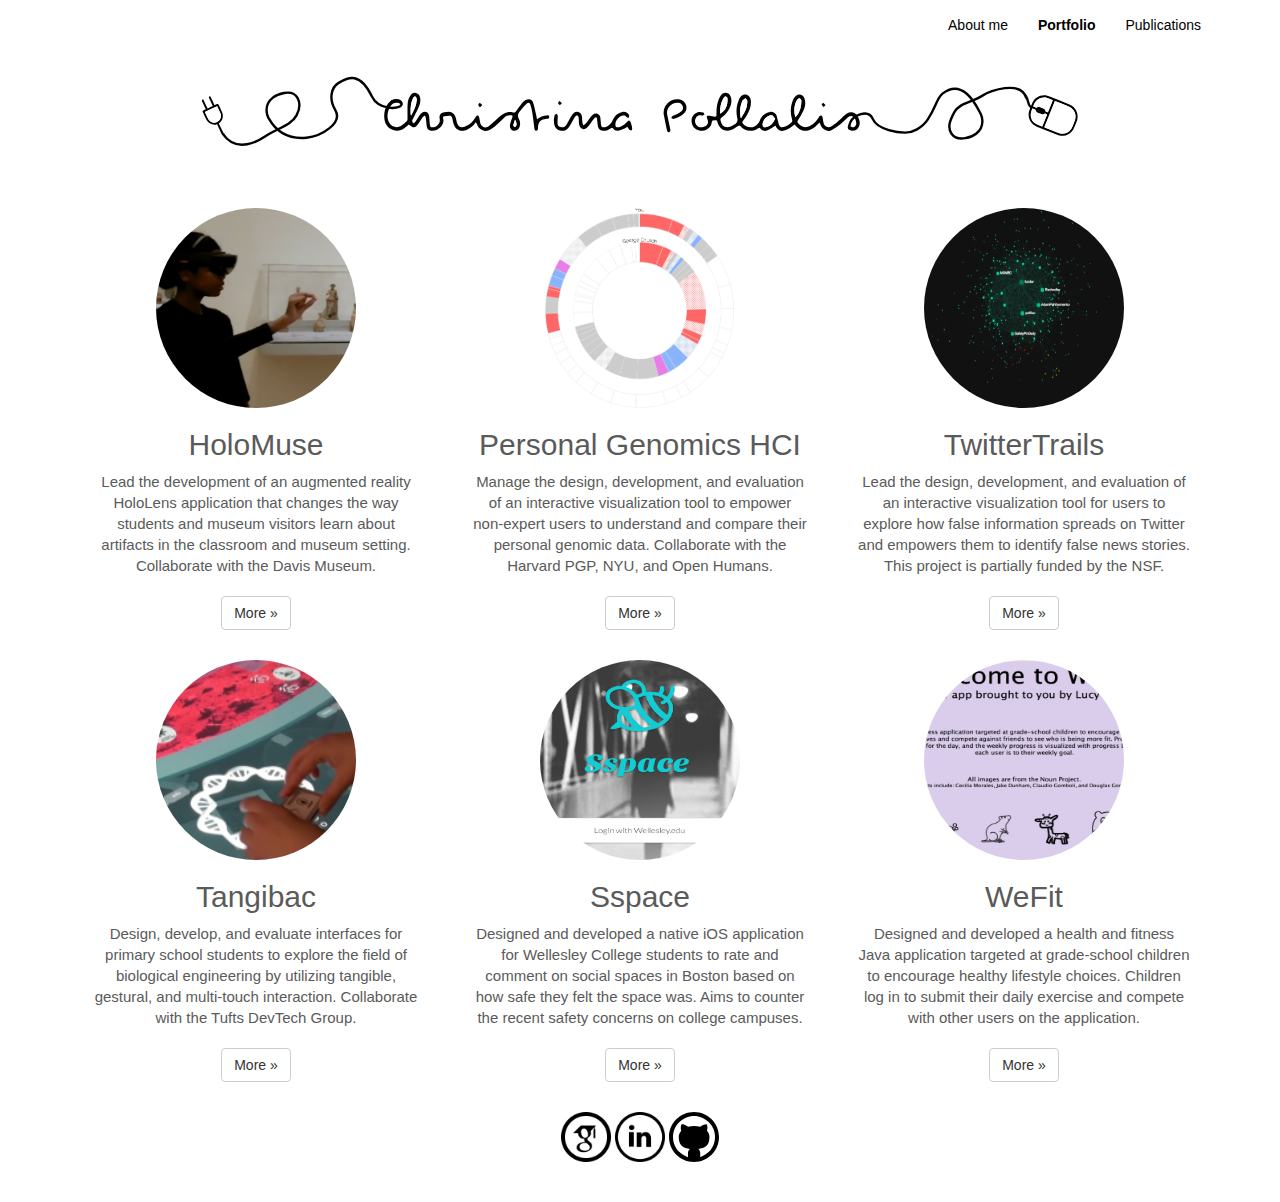
<file: index.html>
<!DOCTYPE html>
<html lang="en">
  <head>
    <link rel="shortcut icon" href="img/icon.png">
    <meta charset="utf-8">
    <meta http-equiv="X-UA-Compatible" content="IE=edge">
    <meta name="viewport" content="width=device-width, initial-scale=1">
    <!-- The above 3 meta tags *must* come first in the head; any other head content must come *after* these tags -->
<!--     <meta name="description" content="">
    <meta name="author" content=""> -->
    <!-- <link rel="icon" href="../../favicon.ico"> -->

    <title>Christina Pollalis</title>

    <!-- Bootstrap core CSS -->
    <link href="css/bootstrap.min.css" rel="stylesheet">

    <!-- IE10 viewport hack for Surface/desktop Windows 8 bug -->
    <link href="css/ie10-viewport-bug-workaround.css" rel="stylesheet">

    <!-- Just for debugging purposes. Don't actually copy these 2 lines! -->
    <!--[if lt IE 9]><script src="../../assets/js/ie8-responsive-file-warning.js"></script><![endif]-->
    <!--<script src="../../assets/js/ie-emulation-modes-warning.js"></script>-->

    <!-- HTML5 shim and Respond.js for IE8 support of HTML5 elements and media queries -->
    <!--[if lt IE 9]>
      <script src="https://oss.maxcdn.com/html5shiv/3.7.3/html5shiv.min.js"></script>
      <script src="https://oss.maxcdn.com/respond/1.4.2/respond.min.js"></script>
    <![endif]-->

    <!-- Custom styles for this template -->
    <link href="carousel.css" rel="stylesheet">
  </head>
<!-- NAVBAR
================================================== -->
  <body>
    <div class="navbar-wrapper" style="margin-top: 0px; ">
     

        <nav class="navbar navbar-inverse navbar-static-top" style="background-color: white; border-color: white; width:95%; position: fixed" > <!-- style="background-color:#371919;">  style="background-color:#660000;"-->
         
            <div class="navbar-header">
              <button type="button" class="navbar-toggle collapsed" data-toggle="collapse" data-target="#navbar" aria-expanded="false" aria-controls="navbar">
                <span class="sr-only">Toggle navigation</span>
                <span class="icon-bar"></span>
                <span class="icon-bar"></span>
                <span class="icon-bar"></span>
              </button>
             <!--  <a class="navbar-brand" href="index.html" style="color: blue">CHRISTINA POLLALIS</a> -->
            </div>
            <div id="navbar" class="navbar-collapse collapse">
              <ul class="nav navbar-nav" style="float:right !important; ">
                <!-- <li class="active"><a href="#">Projects</a></li> -->
                <!-- <li class="dropdown">
                  <a href="#" class="dropdown-toggle" data-toggle="dropdown" role="button" aria-haspopup="true" aria-expanded="false" style="color: black; font-weight: normal;">Projects/Research <span class="caret"></span></a>
                  <ul class="dropdown-menu">
                    <li><a href="index.html"><b>All projects/research</b></a></li>
                    <li><a href="pghci.html">PGHCI</a></li>
                    <li><a href="holodavis.html">HoloMuse</a></li>
                    <li><a href="sspace.html">Sspace</a></li>
                    <li><a href="twittertrails.html">TwitterTrails</a></li>
                    <li><a href="ruhlman.html">Ruhlman Data</a></li>
                    <li><a href="wefit.html">WeFit</a></li> -->
                    <!-- <li><a href="hbs.html">HBS Time-Management</a></li> -->
                    <!-- <li><a href="acc.html">e-Business and e-Government Report</a></li> -->
                    <!-- <li role="separator" class="divider"></li>
                    <li class="dropdown-header">Nav header</li>
                    <li><a href="#">Separated link</a></li>
                    <li><a href="#">One more separated link</a></li> -->
                 <!--  </ul>
                </li> -->
                <li><a href="about_me.html" style="color: black; font-weight: normal;">About me</a></li>
                <li><a href="index.html" style="color: black; font-weight: bold;">Portfolio</a></li>
                <li><a href="publications.html" style="color: black; font-weight: normal;">Publications</a></li>
<!--                 <li><a href="resume.pdf" style="color: black; font-weight: normal;">Resume</a></li>
                <li><a href="cv.pdf" style="color: black; font-weight: normal;">CV</a></li> -->
                <!-- <li><a href="publications.html" style="color: black; font-weight: normal;">Publications</a></li> -->
                <!-- <li><a href="contact.html" style="color: white; font-weight: normal;">Contact</a></li> -->
              </ul>
            </div>
        </nav>
    </div>  <!-- Closes navbar-wrapper -->


    <!-- Carousel
    ================================================== -->
   <!--  <div id="myCarousel" class="carousel slide" data-ride="carousel"> -->
      <!-- Indicators -->
      <!-- <ol class="carousel-indicators">
        <li data-target="#myCarousel" data-slide-to="0" class="active"></li>
        <li data-target="#myCarousel" data-slide-to="1"></li>
        <li data-target="#myCarousel" data-slide-to="2"></li>
      </ol>
      <div class="carousel-inner" role="listbox">
        <div class="item active">
          <img class="first-slide" src="[data-uri]" alt="First slide">
          <div class="container">
            <div class="carousel-caption">
              <h1>Example headline.</h1>
              <p>Note: If you're viewing this page via a <code>file://</code> URL, the "next" and "previous" Glyphicon buttons on the left and right might not load/display properly due to web browser security rules.</p>
              <p><a class="btn btn-lg btn-primary" href="#" role="button">Sign up today</a></p>
            </div>
          </div>
        </div>
        <div class="item">
          <img class="second-slide" src="[data-uri]" alt="Second slide">
          <div class="container">
            <div class="carousel-caption">
              <h1>Another example headline.</h1>
              <p>Cras justo odio, dapibus ac facilisis in, egestas eget quam. Donec id elit non mi porta gravida at eget metus. Nullam id dolor id nibh ultricies vehicula ut id elit.</p>
              <p><a class="btn btn-lg btn-primary" href="#" role="button">Learn more</a></p>
            </div>
          </div>
        </div>
        <div class="item">
          <img class="third-slide" src="[data-uri]" alt="Third slide">
          <div class="container">
            <div class="carousel-caption">
              <h1>One more for good measure.</h1>
              <p>Cras justo odio, dapibus ac facilisis in, egestas eget quam. Donec id elit non mi porta gravida at eget metus. Nullam id dolor id nibh ultricies vehicula ut id elit.</p>
              <p><a class="btn btn-lg btn-primary" href="#" role="button">Browse gallery</a></p>
            </div>
          </div>
        </div>
      </div>
      <a class="left carousel-control" href="#myCarousel" role="button" data-slide="prev">
        <span class="glyphicon glyphicon-chevron-left" aria-hidden="true"></span>
        <span class="sr-only">Previous</span>
      </a>
      <a class="right carousel-control" href="#myCarousel" role="button" data-slide="next">
        <span class="glyphicon glyphicon-chevron-right" aria-hidden="true"></span>
        <span class="sr-only">Next</span>
      </a>
    </div> -->
    <!-- /.carousel -->



   


    <!-- Marketing messaging and featurettes
    ================================================== -->
    <!-- Wrap the rest of the page in another container to center all the content. -->

    <div class="container marketing"> <!-- add this style to the css -->

    <!--Who am I-->
    <center >
      
      <!-- <h2 class="featurette-heading" > -->
       <!--  <a href="https://github.com/cpollali" class="spacer">
        <img class="logo" src="img/githublogo.png" width="80px" alt="GitHub" title="Github">
      </a> -->

      <br>
      <br>
      <br>
      <img class="name" src="img/name.svg" width="80%" alt="Name" title="Name">
      <br>
      <!-- <br>
      <img style="border-radius: 20px" src="img/me.png" width="45%" alt="Christina" title="Christina">
      <br> -->
      
<!--  <img class="name" src="img/name-2.svg" width="80%" alt="Name" title="Name"> -- without fancy mouse and plug
 --> 
      

      
     <!--images taken from/credit for images: 
      Plug by Aybige from the Noun Project
      Mouse by Amy Schwartz from the Noun Project
    -->
     <!--  <a href="https://likedin..." class="spacer">
        <img class="logo" src="img/linkedinlogo.png" alt="LinkedIn" title="LikedIn">
      </a> --><!-- </h2> -->
      <!-- <h4>User Experience Researcher<br>
      at the Wellesley Human-Computer Interaction Lab</h4> -->
      <!-- Hi! My name is Christina Pollalis and I am  -->

    </center>
    <br>
    <br>
    <br>
    <!-- <div class="inline">
      <a href="https://github.com/cpollali" class="spacer">
        <img class="logo" src="img/githublogo.png" width="80px" alt="GitHub" title="Github">
      </a>
      <a href="https://likedin..." class="spacer">
        <img class="logo" src="img/linkedinlogo.png" alt="LinkedIn" title="LikedIn">
      </a>
      <a href="cv.pdf" class="spacer">
        <img class="logo" src="img/file.png" alt="LinkedIn" title="LikedIn">
      </a>
    </div> -->
<div class="row">
      <!-- Three columns of text below the carousel -->
       <div class="col-lg-4">
          <a href="holodavis.html"><img class="img-circle" src="img/holomuse_2.png" alt="HoloMuse thumbnail" width="200" height="200"></a>
          <h2>HoloMuse</h2>
          <p class="lead">Lead the development of an augmented reality HoloLens application that changes the way students and museum visitors learn about artifacts in the classroom and museum setting. Collaborate with the Davis Museum.</p>
          <p><a class="btn btn-default" href="holodavis.html" role="button">More &raquo;</a></p>
        </div><!-- /.col-lg-4 -->

      


      
        <div class="col-lg-4">
          <a href="pghci.html"><img class="img-circle" src="img/sunburst.png" alt="PGHCI thumbnail" width="200" height="200"></a>
          <h2>Personal Genomics HCI</h2>
          <p class="lead">Manage the design, development, and evaluation of an interactive visualization tool to empower non-expert users to understand and compare their personal genomic data. Collaborate with the Harvard PGP, NYU, and Open Humans.</p>
          <p><a class="btn btn-default" href="pghci.html" role="button">More &raquo;</a></p>
        </div><!-- /.col-lg-4 -->


<div class="col-lg-4">
        <a href="twittertrails.html"><img class="img-circle" src="img/twitter.png" alt="twittertrails thumbnail" width="200" height="200"></a>
        <h2>TwitterTrails</h2>
        <p class="lead">Lead the design, development, and evaluation of an interactive visualization tool for users to explore how false information spreads on Twitter and empowers them to identify false news stories. This project is partially funded by the NSF.</p>
        <p><a class="btn btn-default" href="twittertrails.html" role="button">More &raquo;</a></p>
      </div><!-- /.col-lg-4 -->
       

         <div class="col-lg-4">
          <a href="tangibac.html"><img class="img-circle" src="img/tangibac.png" alt="Tangibac thumbnail" width="200" height="200"></a>
          <h2>Tangibac</h2>
          <p class="lead">Design, develop, and evaluate interfaces for primary school students to explore the field of biological engineering by utilizing tangible, gestural, and multi-touch interaction. Collaborate with the Tufts DevTech Group.</p>
          <p><a class="btn btn-default" href="tangibac.html" role="button">More &raquo;</a></p>
        </div><!-- /.col-lg-4 -->


        


        <div class="col-lg-4">
          <a href="sspace.html"><img class="img-circle" src="img/safespace.png" alt="Sspace thumbnail" width="200" height="200"></a>
          <h2>Sspace</h2>
          <p class="lead">Designed and developed a native iOS application for Wellesley College students to rate and comment on social spaces in Boston based on how safe they felt the space was. Aims to counter the recent safety concerns on college campuses.</p>
          <p><a class="btn btn-default" href="sspace.html" role="button">More &raquo;</a></p>
        </div><!-- /.col-lg-4 -->


      

       <!--  <div class="col-lg-4">
          <a href="ruhlman.html"> <img class="img-circle" src="img/ruhlman.png" alt="Ruhlman data thumbnail" width="200" height="200"></a>
          <h2>Ruhlman Data</h2>
          <p class="lead">A project involving cleaning and analyzing data from twenty years of the Wellesley Ruhlman Conference to draw conclusions about the nature of the conference.</p>
          <p><a class="btn btn-default" href="ruhlman.html" role="button">More &raquo;</a></p>
        </div> --><!-- /.col-lg-4 -->

        <div class="col-lg-4">
          <a href="wefit.html"><img class="img-circle" src="img/wefit0.png" alt="fitApp thumbnail" width="200" height="200"></a>
          <h2>WeFit</h2>
          <p class="lead">Designed and developed a health and fitness Java application targeted at grade-school children to encourage healthy lifestyle choices. Children log in to submit their daily exercise and compete with other users on the application.</p>
          <p><a class="btn btn-default" href="wefit.html" role="button">More &raquo;</a></p>
        </div><!-- /.col-lg-4 -->

        <!-- <div class="col-lg-4">
          <a href="hbs.html"><img class="img-circle" src="img/hbsthumb.png" alt="HBS thumbnail" width="200" height="200"></a>
          <h2>HBS Time Management</h2>
          <p class="lead">A collaboration project with a professor at the Harvard Business School. It aimed to help users plan their time better by creating a Google Calendar plug-in that would convert a user's calendar into an interactive data visualization.</p>
          <p><a class="btn btn-default" href="hbs.html" role="button">More &raquo;</a></p>
        </div> --><!-- /.col-lg-4 -->

        <!-- <div class="col-lg-4">
          <img class="img-circle" src="[data-uri]" alt="Accenture report thumbtail" width="200" height="200">
          <h2>e-Business and e-Government Report</h2>
          <p>A report on e-Business and e-Government trends, discussing the ways that businesses and governments can integrate technological strategies into their business plans.</p>
          <p><a class="btn btn-default" href="acc.html" role="button">More &raquo;</a></p>
        </div> -->
        <!-- /.col-lg-4 -->
      </div><!-- /.row -->

      <center>
      <a href="https://scholar.google.com/citations?user=Szxt8nsAAAAJ"> <img src="img/googlescholar.png" width="50"></a>
      <a href="https://www.linkedin.com/in/cpollali/"> <img src="img/linkedin.png" width="50"></a>
      <a href="https://github.com/cpollali"> <img src="img/github.svg" width="50"></a>
      </center>


      <!-- START THE FEATURETTES -->

      <!-- <hr class="featurette-divider">

      <div class="row featurette">
        <div class="col-md-7">
          <h2 class="featurette-heading">First featurette heading. <span class="text-muted">It'll blow your mind.</span></h2>
          <p class="lead">Donec ullamcorper nulla non metus auctor fringilla. Vestibulum id ligula porta felis euismod semper. Praesent commodo cursus magna, vel scelerisque nisl consectetur. Fusce dapibus, tellus ac cursus commodo.</p>
        </div>
        <div class="col-md-5">
          <img class="featurette-image img-responsive center-block" data-src="holder.js/500x500/auto" alt="Generic placeholder image">
        </div>
      </div>

      <hr class="featurette-divider">

      <div class="row featurette">
        <div class="col-md-7 col-md-push-5">
          <h2 class="featurette-heading">Oh yeah, it's that good. <span class="text-muted">See for yourself.</span></h2>
          <p class="lead">Donec ullamcorper nulla non metus auctor fringilla. Vestibulum id ligula porta felis euismod semper. Praesent commodo cursus magna, vel scelerisque nisl consectetur. Fusce dapibus, tellus ac cursus commodo.</p>
        </div>
        <div class="col-md-5 col-md-pull-7">
          <img class="featurette-image img-responsive center-block" data-src="holder.js/500x500/auto" alt="Generic placeholder image">
        </div>
      </div>

      <hr class="featurette-divider">

      <div class="row featurette">
        <div class="col-md-7">
          <h2 class="featurette-heading">And lastly, this one. <span class="text-muted">Checkmate.</span></h2>
          <p class="lead">Donec ullamcorper nulla non metus auctor fringilla. Vestibulum id ligula porta felis euismod semper. Praesent commodo cursus magna, vel scelerisque nisl consectetur. Fusce dapibus, tellus ac cursus commodo.</p>
        </div>
        <div class="col-md-5">
          <img class="featurette-image img-responsive center-block" data-src="holder.js/500x500/auto" alt="Generic placeholder image">
        </div>
      </div>

      <hr class="featurette-divider"> -->

      <!-- /END THE FEATURETTES -->
      

      <!-- FOOTER -->
      
      
    </div><!-- /.container -->


    <!-- Bootstrap core JavaScript
    ================================================== -->
    <!-- Placed at the end of the document so the pages load faster -->
    <script src="https://ajax.googleapis.com/ajax/libs/jquery/1.12.4/jquery.min.js"></script>
    <script>window.jQuery || document.write('<script src="js/vendor/jquery.min.js"><\/script>')</script>
    <script src="js/bootstrap.min.js"></script>
    <!-- Just to make our placeholder images work. Don't actually copy the next line! -->
    <script src="js/vendor/holder.min.js"></script>
    <!-- IE10 viewport hack for Surface/desktop Windows 8 bug -->
    <script src="js/ie10-viewport-bug-workaround.js"></script>
  </body>
</html>
</file>
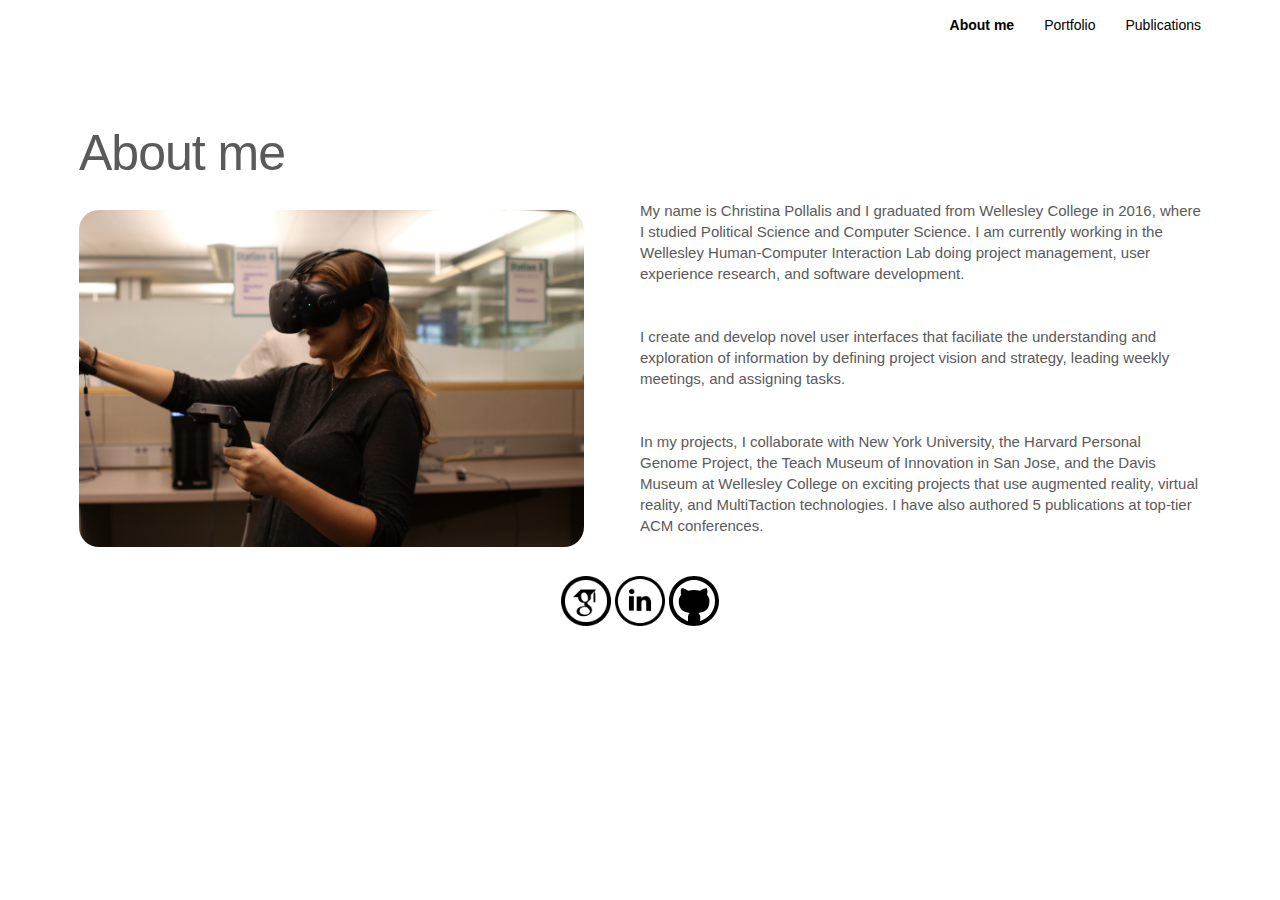
<file: about_me.html>
<!DOCTYPE html>
<html lang="en">
  <head>
    <link rel="shortcut icon" href="img/icon.png">
    <meta charset="utf-8">
    <meta http-equiv="X-UA-Compatible" content="IE=edge">
    <meta name="viewport" content="width=device-width, initial-scale=1">
    <!-- The above 3 meta tags *must* come first in the head; any other head content must come *after* these tags -->
<!--     <meta name="description" content="">
    <meta name="author" content="">
    <link rel="icon" href="../../favicon.ico"> -->

    <title>Christina Pollalis</title>

    <!-- Bootstrap core CSS -->
    <link href="css/bootstrap.min.css" rel="stylesheet">

    <!-- IE10 viewport hack for Surface/desktop Windows 8 bug -->
    <link href="css/ie10-viewport-bug-workaround.css" rel="stylesheet">

    <!-- Just for debugging purposes. Don't actually copy these 2 lines! -->
    <!--[if lt IE 9]><script src="../../assets/js/ie8-responsive-file-warning.js"></script><![endif]-->
    <script src="js/ie-emulation-modes-warning.js"></script>
    <script src="svg-social-icons-1.1.0/index.js"></script>

    <!-- HTML5 shim and Respond.js for IE8 support of HTML5 elements and media queries -->
    <!--[if lt IE 9]>
      <script src="https://oss.maxcdn.com/html5shiv/3.7.3/html5shiv.min.js"></script>
      <script src="https://oss.maxcdn.com/respond/1.4.2/respond.min.js"></script>
    <![endif]-->

    <!-- Custom styles for this template -->
    <link href="carousel.css" rel="stylesheet">
  </head>
<!-- NAVBAR
================================================== -->
  <body>
    <div class="navbar-wrapper" style="margin-top: 0px; ">
      
        <nav class="navbar navbar-inverse navbar-static-top" style="background-color: white; border-color: white; width:95%; position: fixed" > <!-- style="background-color:#371919;">  style="background-color:#660000;"-->
          
            <div class="navbar-header">
              <button type="button" class="navbar-toggle collapsed" data-toggle="collapse" data-target="#navbar" aria-expanded="false" aria-controls="navbar">
                <span class="sr-only">Toggle navigation</span>
                <span class="icon-bar"></span>
                <span class="icon-bar"></span>
                <span class="icon-bar"></span>
              </button>
             <!--  <a class="navbar-brand" href="index.html" style="color: blue">CHRISTINA POLLALIS</a> -->
            </div>
            <div id="navbar" class="navbar-collapse collapse">
              <ul class="nav navbar-nav" style="float:right !important;">
                <li><a href="about_me.html" style="color: black; font-weight: bold;">About me</a></li>
                <li><a href="index.html" style="color: black; font-weight: normal;">Portfolio</a></li>
                <li><a href="publications.html" style="color: black; font-weight: normal;">Publications</a></li>
<!--                 <li><a href="resume.pdf" style="color: black; font-weight: normal;">Resume</a></li> -->
<!--                 <li><a href="cv.pdf" style="color: black; font-weight: normal;">CV</a></li> -->
              </ul>
            </div>

        </nav>
     
    </div>  <!-- Closes navbar-wrapper -->


    <!-- Carousel
    ================================================== -->
   <!--  <div id="myCarousel" class="carousel slide" data-ride="carousel"> -->
      <!-- Indicators -->
      <!-- <ol class="carousel-indicators">
        <li data-target="#myCarousel" data-slide-to="0" class="active"></li>
        <li data-target="#myCarousel" data-slide-to="1"></li>
        <li data-target="#myCarousel" data-slide-to="2"></li>
      </ol>
      <div class="carousel-inner" role="listbox">
        <div class="item active">
          <img class="first-slide" src="[data-uri]" alt="First slide">
          <div class="container">
            <div class="carousel-caption">
              <h1>Example headline.</h1>
              <p>Note: If you're viewing this page via a <code>file://</code> URL, the "next" and "previous" Glyphicon buttons on the left and right might not load/display properly due to web browser security rules.</p>
              <p><a class="btn btn-lg btn-primary" href="#" role="button">Sign up today</a></p>
            </div>
          </div>
        </div>
        <div class="item">
          <img class="second-slide" src="[data-uri]" alt="Second slide">
          <div class="container">
            <div class="carousel-caption">
              <h1>Another example headline.</h1>
              <p>Cras justo odio, dapibus ac facilisis in, egestas eget quam. Donec id elit non mi porta gravida at eget metus. Nullam id dolor id nibh ultricies vehicula ut id elit.</p>
              <p><a class="btn btn-lg btn-primary" href="#" role="button">Learn more</a></p>
            </div>
          </div>
        </div>
        <div class="item">
          <img class="third-slide" src="[data-uri]" alt="Third slide">
          <div class="container">
            <div class="carousel-caption">
              <h1>One more for good measure.</h1>
              <p>Cras justo odio, dapibus ac facilisis in, egestas eget quam. Donec id elit non mi porta gravida at eget metus. Nullam id dolor id nibh ultricies vehicula ut id elit.</p>
              <p><a class="btn btn-lg btn-primary" href="#" role="button">Browse gallery</a></p>
            </div>
          </div>
        </div>
      </div>
      <a class="left carousel-control" href="#myCarousel" role="button" data-slide="prev">
        <span class="glyphicon glyphicon-chevron-left" aria-hidden="true"></span>
        <span class="sr-only">Previous</span>
      </a>
      <a class="right carousel-control" href="#myCarousel" role="button" data-slide="next">
        <span class="glyphicon glyphicon-chevron-right" aria-hidden="true"></span>
        <span class="sr-only">Next</span>
      </a>
    </div> -->
    <!-- /.carousel -->


    <!-- Marketing messaging and featurettes
    ================================================== -->
    <!-- Wrap the rest of the page in another container to center all the content. -->



    <div class="container marketing" style="padding-top: 10%;"> 

    <h2 class="featurette-heading">About me</h2>


    <img style="border-radius: 20px; margin-top: 2%; float: left;" src="img/me.jpeg" width="45%" alt="Christina" title="Christina">

      <!-- START THE FEATURETTES -->

      <p class="lead" style="margin-top:2%; padding-left: 50%">

      My name is Christina Pollalis and I graduated from Wellesley College in 2016, where I studied Political Science and Computer Science. I am currently working in the Wellesley Human-Computer Interaction Lab doing project management, user experience research, and software development. 
      <br><br><br>
      I create and develop novel user interfaces that faciliate the understanding and exploration of information by defining project vision and strategy, leading weekly meetings, and assigning tasks. 

      <br><br><br>In my projects, I collaborate with New York University, the Harvard Personal Genome Project, the Teach Museum of Innovation in San Jose, and the Davis Museum at Wellesley College on exciting projects that use augmented reality, virtual reality, and MultiTaction technologies. I have also authored 5 publications at top-tier ACM conferences. 
      </p>
<!-- 
      •  Create and develop innovative interfaces that facilitate learning and exploration of information
•  Define project vision and strategy, lead weekly meetings, and assign tasks
•  Mentor and guide researchers through the iterative user experience process of design, development, and evaluation
•  Collaborate with the Harvard Personal Genome Project, Open Humans, NYU, the Tech Museum of Innovation, the Davis Museum, and the Tufts DevTech Research Group
•  Design and conduct in-lab and MTurk usability studies and analyze the quantitative and qualitative data
 -->
      

    </div><!-- /.container -->
    <br>
    <center>
      <a href="https://scholar.google.com/citations?user=Szxt8nsAAAAJ"> <img src="img/googlescholar.png" width="50"></a>
      <a href="https://www.linkedin.com/in/cpollali/"> <img src="img/linkedin.png" width="50"></a>
      <a href="https://github.com/cpollali"> <img src="img/github.svg" width="50"></a>
      </center>


    <!-- Bootstrap core JavaScript
    ================================================== -->
    <!-- Placed at the end of the document so the pages load faster -->
    <script src="https://ajax.googleapis.com/ajax/libs/jquery/1.12.4/jquery.min.js"></script>
    <script>window.jQuery || document.write('<script src="js/vendor/jquery.min.js"><\/script>')</script>
    <script src="js/bootstrap.min.js"></script>
    <!-- Just to make our placeholder images work. Don't actually copy the next line! -->
    <script src="js/vendor/holder.min.js"></script>
    <!-- IE10 viewport hack for Surface/desktop Windows 8 bug -->
    <script src="js/ie10-viewport-bug-workaround.js"></script>
  </body>
</html>
</file>
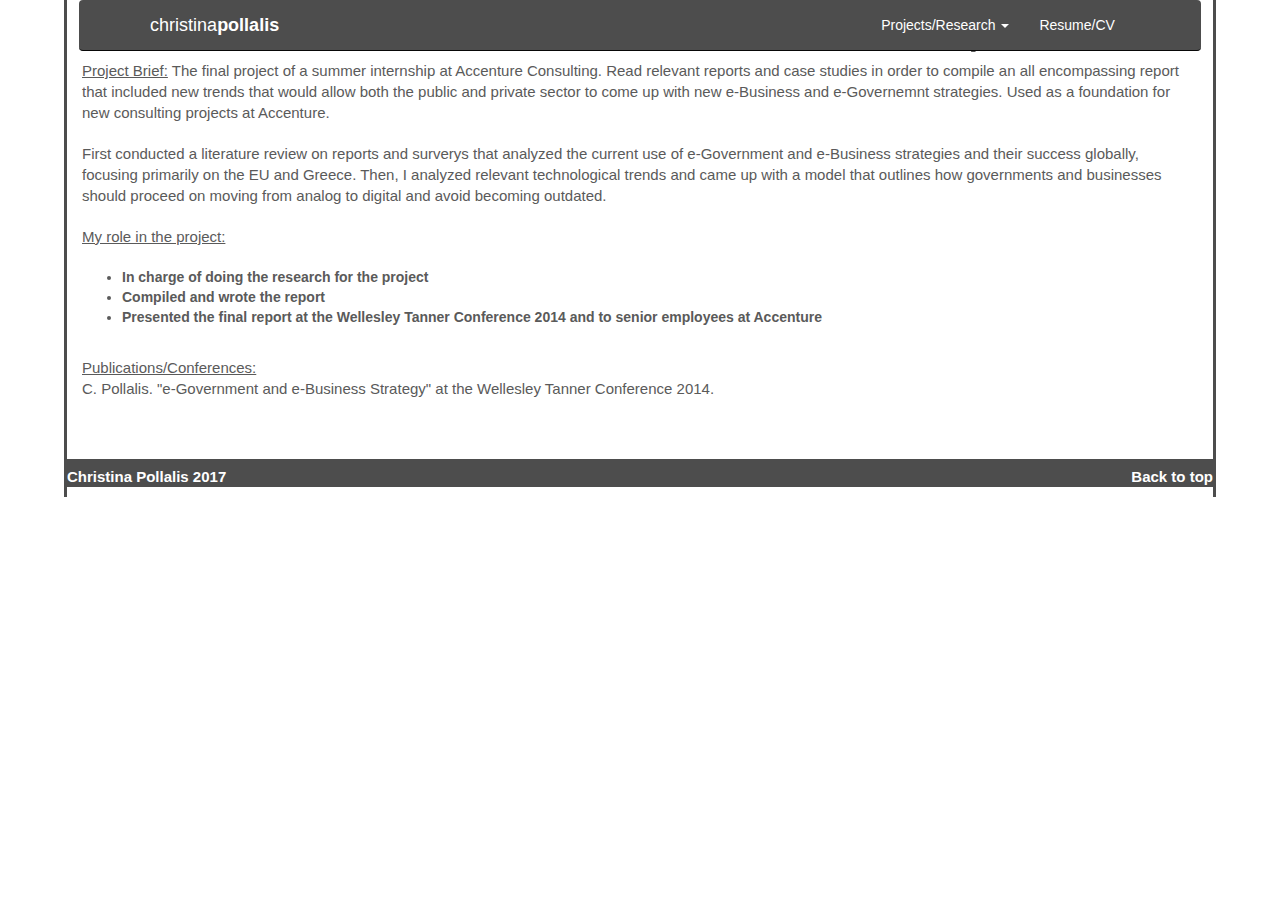
<file: acc.html>
<!DOCTYPE html>
<html lang="en">
  <head>
    <meta charset="utf-8">
    <meta http-equiv="X-UA-Compatible" content="IE=edge">
    <meta name="viewport" content="width=device-width, initial-scale=1">
    <!-- The above 3 meta tags *must* come first in the head; any other head content must come *after* these tags -->
<!--     <meta name="description" content="">
    <meta name="author" content="">
    <link rel="icon" href="../../favicon.ico"> -->

    <title>Christina Pollalis</title>

    <!-- Bootstrap core CSS -->
    <link href="css/bootstrap.min.css" rel="stylesheet">

    <!-- IE10 viewport hack for Surface/desktop Windows 8 bug -->
    <link href="css/ie10-viewport-bug-workaround.css" rel="stylesheet">

    <!-- Just for debugging purposes. Don't actually copy these 2 lines! -->
    <!--[if lt IE 9]><script src="../../assets/js/ie8-responsive-file-warning.js"></script><![endif]-->
    <script src="js/ie-emulation-modes-warning.js"></script>

    <!-- HTML5 shim and Respond.js for IE8 support of HTML5 elements and media queries -->
    <!--[if lt IE 9]>
      <script src="https://oss.maxcdn.com/html5shiv/3.7.3/html5shiv.min.js"></script>
      <script src="https://oss.maxcdn.com/respond/1.4.2/respond.min.js"></script>
    <![endif]-->

    <!-- Custom styles for this template -->
    <link href="carousel.css" rel="stylesheet">
  </head>
<!-- NAVBAR
================================================== -->
  <body>
    <div class="navbar-wrapper" style="margin-top: 0px; ">
      <div class="container" style="color: #e0e0e0; width: 85.8%; ">

        <nav class="navbar navbar-inverse navbar-static-top" style="background-color: #4D4D4D" > <!-- style="background-color:#371919;">  style="background-color:#660000;"-->
          <div class="container" style="color: white">
            <div class="navbar-header">
              <button type="button" class="navbar-toggle collapsed" data-toggle="collapse" data-target="#navbar" aria-expanded="false" aria-controls="navbar">
                <span class="sr-only">Toggle navigation</span>
                <span class="icon-bar"></span>
                <span class="icon-bar"></span>
                <span class="icon-bar"></span>
              </button>
              <a class="navbar-brand" href="index.html" style="color: white">christina<b>pollalis</a>
            </div>
            <div id="navbar" class="navbar-collapse collapse">
              <ul class="nav navbar-nav" style="float:right !important;">
                <!-- <li class="active"><a href="#">Projects</a></li> -->
                <li class="dropdown">
                  <a href="#" class="dropdown-toggle" data-toggle="dropdown" role="button" aria-haspopup="true" aria-expanded="false" style="color: white; font-weight: normal;">Projects/Research <span class="caret"></span></a>
                  <ul class="dropdown-menu">
                    <li><a href="index.html"><b>All projects/research</b></a></li>
                    <li><a href="pghci.html">PGHCI</a></li>
                    <li><a href="holodavis.html">HoloMuse</a></li>
                    <li><a href="sspace.html">Sspace</a></li>
                    <li><a href="twittertrails.html">TwitterTrails</a></li>
                    <li><a href="ruhlman.html">Ruhlman Data</a></li>
                    <li><a href="wefit.html">WeFit</a></li>
                    <!-- <li><a href="hbs.html">HBS Time-Management</a></li> -->
                    <!-- <li><a href="acc.html">e-Business and e-Government Report</a></li> -->
                    <!-- <li role="separator" class="divider"></li>
                    <li class="dropdown-header">Nav header</li>
                    <li><a href="#">Separated link</a></li>
                    <li><a href="#">One more separated link</a></li> -->
                  </ul>
                </li>
                <li><a href="cv.pdf" style="color: white; font-weight: normal;">Resume/CV</a></li>
                <!-- <li><a href="contact.html" style="color: white; font-weight: normal;">Contact</a></li> -->
              </ul>
            </div>
          </div>
        </nav>
      </div>
    </div>  <!-- Closes navbar-wrapper -->


    <!-- Marketing messaging and featurettes
    ================================================== -->
    <!-- Wrap the rest of the page in another container to center all the content. -->

    <div class="container marketing" style="border-left:3px solid #4D4D4D; border-right:3px solid #4D4D4D;"> 

      <!-- START THE FEATURETTES -->

      <h2 class="featurette-heading">e-Business and e-Government Trends Report</h2>
        
      <p class="lead"><u>Project Brief:</u> The final project of a summer internship at Accenture Consulting. Read relevant reports and case studies in order to compile an all encompassing report that included new trends that would allow both the public and private sector to come up with new e-Business and e-Governemnt strategies. Used as a foundation for new consulting projects at Accenture.</p>
     <!--  <center> -->
       <!--  <img class="featurette-image img-responsive center-block" src="img/pghci_full.png" alt="PGHCI Main Page" style=" width: 50%; border: 1px solid #ddd; border-radius: 4px; padding: 5px;">
        <p><b>Figure 1.</b> Overview graph view of an example variant report</p>
      </center>
 -->
      <p class="lead">First conducted a literature review on reports and surverys that analyzed the current use of e-Government and e-Business strategies and their success globally, focusing primarily on the EU and Greece. Then, I analyzed relevant technological trends and came up with a model that outlines how governments and businesses should proceed on moving from analog to digital and avoid becoming outdated.</p>
     
      <!-- <center>
        <img class="featurette-image img-responsive center-block" src="img/curation_tool.png" alt="PGHCI Curation Tool" style=" width: 50%; border: 1px solid #ddd; border-radius: 4px; padding: 5px;">
        <p><b>Figure 2.</b> Curation tool and chrome extension</p>
      </center> -->

      <p class="lead"><u>My role in the project:</u>
        <ul>
          <li>In charge of doing the research for the project</li>
          <li>Compiled and wrote the report</li>
          <li>Presented the final report at the Wellesley Tanner Conference 2014 and to senior employees at Accenture</li>
        </ul>
      </p>
      <br>
      <p class="lead"><u>Publications/Conferences:</u>
      <br>C. Pollalis. "e-Government and e-Business Strategy" at the Wellesley Tanner Conference 2014.
      </p>

      <!-- /END THE FEATURETTES -->
      <br>
      <br>


      <!-- FOOTER -->
      <footer style="background-color: #4D4D4D; padding-top: 7px; color: white; height: 20%; margin-left:-15px; margin-right:-15px;">
        <p class="pull-right"><a href="#" style="color: white !important;">Back to top</a></p>
        <p>Christina Pollalis 2017
        <!-- <svg class="social-svg" viewBox="0 -25 64 64" style="width:50px">
          <g class="social-svg-icon">
            <path d="M18.9,20v25.6H32V25.5h7.5V46h5.6V20H18.9z"></path>
          </g>
        </svg> -->
        </p>
      </footer>

    </div><!-- /.container -->


    <!-- Bootstrap core JavaScript
    ================================================== -->
    <!-- Placed at the end of the document so the pages load faster -->
    <script src="https://ajax.googleapis.com/ajax/libs/jquery/1.12.4/jquery.min.js"></script>
    <script>window.jQuery || document.write('<script src="js/vendor/jquery.min.js"><\/script>')</script>
    <script src="js/bootstrap.min.js"></script>
    <!-- Just to make our placeholder images work. Don't actually copy the next line! -->
    <script src="js/vendor/holder.min.js"></script>
    <!-- IE10 viewport hack for Surface/desktop Windows 8 bug -->
    <script src="js/ie10-viewport-bug-workaround.js"></script>
  </body>
</html>
</file>
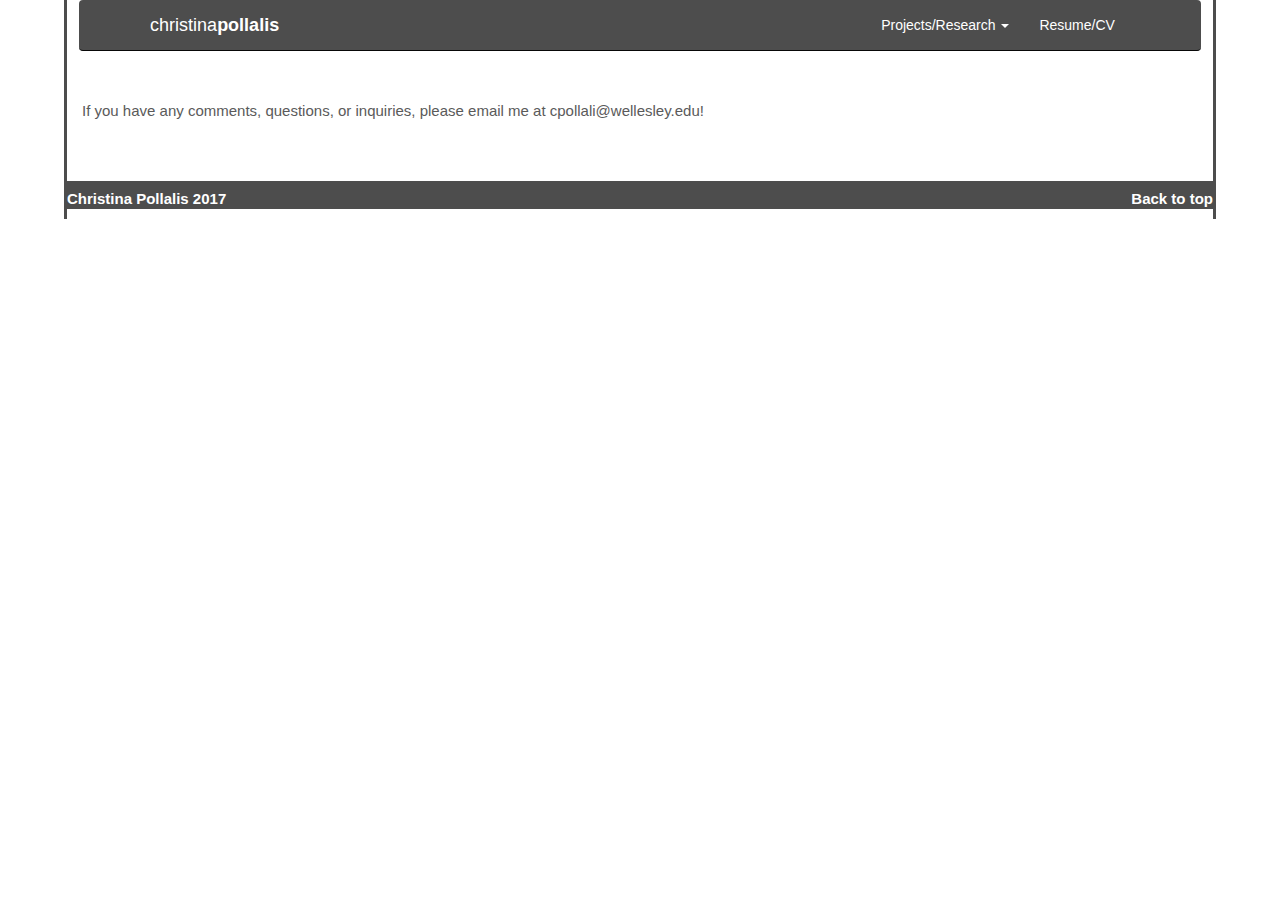
<file: contact.html>
<!DOCTYPE html>
<html lang="en">
  <head>
    <meta charset="utf-8">
    <meta http-equiv="X-UA-Compatible" content="IE=edge">
    <meta name="viewport" content="width=device-width, initial-scale=1">
    <!-- The above 3 meta tags *must* come first in the head; any other head content must come *after* these tags -->
<!--     <meta name="description" content="">
    <meta name="author" content="">
    <link rel="icon" href="../../favicon.ico"> -->

    <title>Christina Pollalis</title>

    <!-- Bootstrap core CSS -->
    <link href="css/bootstrap.min.css" rel="stylesheet">

    <!-- IE10 viewport hack for Surface/desktop Windows 8 bug -->
    <link href="css/ie10-viewport-bug-workaround.css" rel="stylesheet">

    <!-- Just for debugging purposes. Don't actually copy these 2 lines! -->
    <!--[if lt IE 9]><script src="../../assets/js/ie8-responsive-file-warning.js"></script><![endif]-->
    <script src="js/ie-emulation-modes-warning.js"></script>

    <!-- HTML5 shim and Respond.js for IE8 support of HTML5 elements and media queries -->
    <!--[if lt IE 9]>
      <script src="https://oss.maxcdn.com/html5shiv/3.7.3/html5shiv.min.js"></script>
      <script src="https://oss.maxcdn.com/respond/1.4.2/respond.min.js"></script>
    <![endif]-->

    <!-- Custom styles for this template -->
    <link href="carousel.css" rel="stylesheet">
  </head>
<!-- NAVBAR
================================================== -->
  <body>
    <div class="navbar-wrapper" style="margin-top: 0px; ">
      <div class="container" style="color: #e0e0e0; width: 85.8%; ">

        <nav class="navbar navbar-inverse navbar-static-top" style="background-color: #4D4D4D" > <!-- style="background-color:#371919;">  style="background-color:#660000;"-->
          <div class="container" style="color: white">
            <div class="navbar-header">
              <button type="button" class="navbar-toggle collapsed" data-toggle="collapse" data-target="#navbar" aria-expanded="false" aria-controls="navbar">
                <span class="sr-only">Toggle navigation</span>
                <span class="icon-bar"></span>
                <span class="icon-bar"></span>
                <span class="icon-bar"></span>
              </button>
              <a class="navbar-brand" href="index.html" style="color: white">christina<b>pollalis</a>
            </div>
            <div id="navbar" class="navbar-collapse collapse">
              <ul class="nav navbar-nav" style="float:right !important;">
                <!-- <li class="active"><a href="#">Projects</a></li> -->
                <li class="dropdown">
                  <a href="#" class="dropdown-toggle" data-toggle="dropdown" role="button" aria-haspopup="true" aria-expanded="false" style="color: white; font-weight: normal;">Projects/Research <span class="caret"></span></a>
                  <ul class="dropdown-menu">
                    <li><a href="index.html"><b>All projects/research</b></a></li>
                    <li><a href="pghci.html">PGHCI</a></li>
                    <li><a href="holodavis.html">HoloMuse</a></li>
                    <li><a href="sspace.html">Sspace</a></li>
                    <li><a href="twittertrails.html">TwitterTrails</a></li>
                    <li><a href="ruhlman.html">Ruhlman Data</a></li>
                    <li><a href="wefit.html">WeFit</a></li>
                    <!-- <li><a href="hbs.html">HBS Time-Management</a></li> -->
                    <!-- <li><a href="acc.html">e-Business and e-Government Report</a></li> -->
                    <!-- <li role="separator" class="divider"></li>
                    <li class="dropdown-header">Nav header</li>
                    <li><a href="#">Separated link</a></li>
                    <li><a href="#">One more separated link</a></li> -->
                  </ul>
                </li>
                <li><a href="cv.pdf" style="color: white; font-weight: normal;">Resume/CV</a></li>
                <!-- <li><a href="contact.html" style="color: white; font-weight: normal;">Contact</a></li> -->
              </ul>
            </div>
          </div>
        </nav>
      </div>
    </div>  <!-- Closes navbar-wrapper -->


    <div class="container marketing" style="border-left:3px solid #4D4D4D; border-right:3px solid #4D4D4D;"> 

      <!-- START THE FEATURETTES -->
      <h2 class="featurette-heading">Contact Information</h2>
      <br>
      <br>
      <p class="lead"> If you have any comments, questions, or inquiries, please email me at cpollali@wellesley.edu!</p>
      <!-- /END THE FEATURETTES -->


      <br>
      <br>


      <!-- FOOTER -->
      <footer style="background-color: #4D4D4D; padding-top: 7px; color: white; height: 20%; margin-left:-15px; margin-right:-15px;">
        <p class="pull-right"><a href="#" style="color: white !important;">Back to top</a></p>
        <p>Christina Pollalis 2017
        <!-- <svg class="social-svg" viewBox="0 -25 64 64" style="width:50px">
          <g class="social-svg-icon">
            <path d="M18.9,20v25.6H32V25.5h7.5V46h5.6V20H18.9z"></path>
          </g>
        </svg> -->
        </p>
      </footer>

    </div><!-- /.container -->


    <!-- Bootstrap core JavaScript
    ================================================== -->
    <!-- Placed at the end of the document so the pages load faster -->
    <script src="https://ajax.googleapis.com/ajax/libs/jquery/1.12.4/jquery.min.js"></script>
    <script>window.jQuery || document.write('<script src="js/vendor/jquery.min.js"><\/script>')</script>
    <script src="js/bootstrap.min.js"></script>
    <!-- Just to make our placeholder images work. Don't actually copy the next line! -->
    <script src="js/vendor/holder.min.js"></script>
    <!-- IE10 viewport hack for Surface/desktop Windows 8 bug -->
    <script src="js/ie10-viewport-bug-workaround.js"></script>
  </body>
</html>
</file>
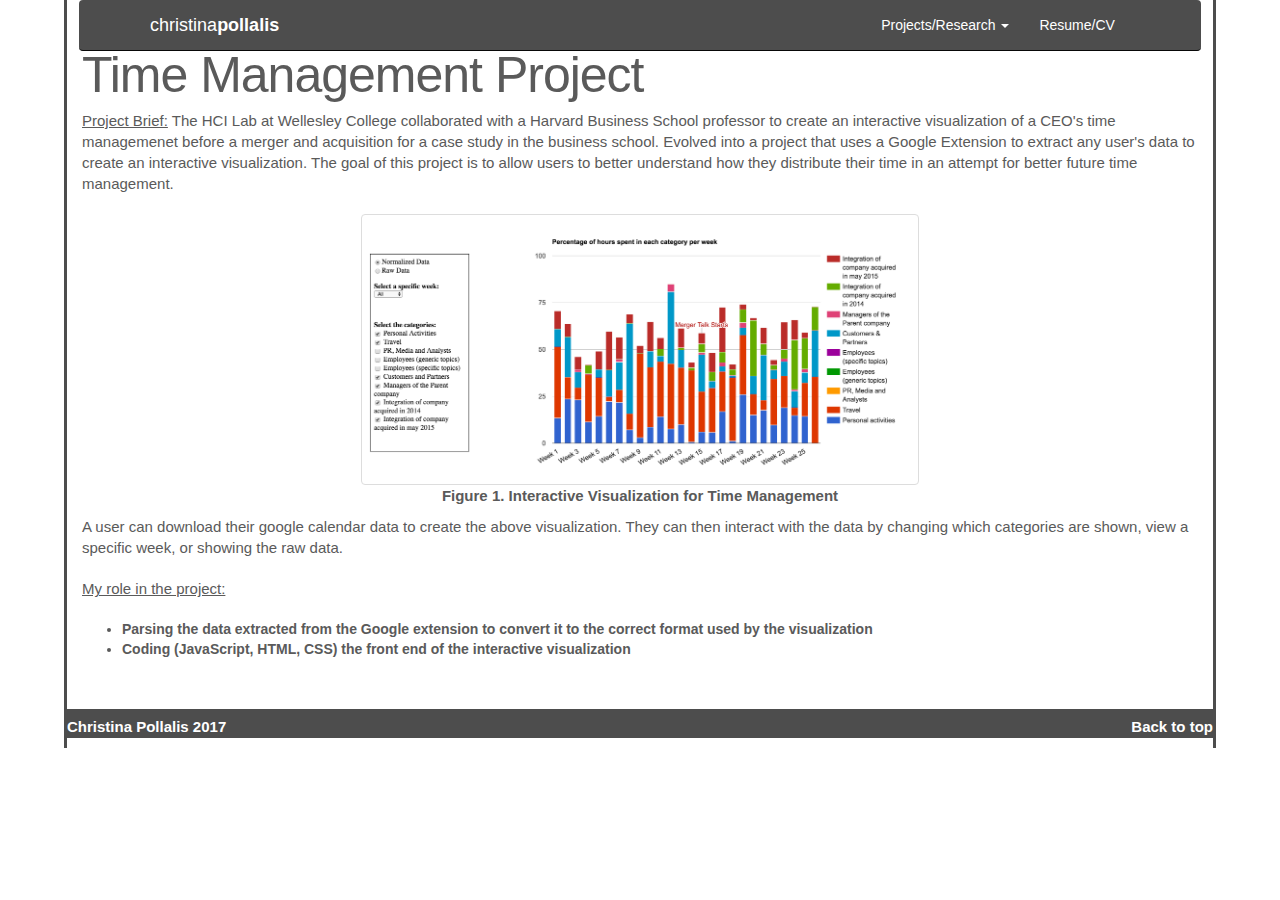
<file: hbs.html>
<!DOCTYPE html>
<html lang="en">
  <head>
    <meta charset="utf-8">
    <meta http-equiv="X-UA-Compatible" content="IE=edge">
    <meta name="viewport" content="width=device-width, initial-scale=1">
    <!-- The above 3 meta tags *must* come first in the head; any other head content must come *after* these tags -->
<!--     <meta name="description" content="">
    <meta name="author" content="">
    <link rel="icon" href="../../favicon.ico"> -->

    <title>Christina Pollalis</title>

    <!-- Bootstrap core CSS -->
    <link href="css/bootstrap.min.css" rel="stylesheet">

    <!-- IE10 viewport hack for Surface/desktop Windows 8 bug -->
    <link href="css/ie10-viewport-bug-workaround.css" rel="stylesheet">

    <!-- Just for debugging purposes. Don't actually copy these 2 lines! -->
    <!--[if lt IE 9]><script src="../../assets/js/ie8-responsive-file-warning.js"></script><![endif]-->
    <script src="js/ie-emulation-modes-warning.js"></script>

    <!-- HTML5 shim and Respond.js for IE8 support of HTML5 elements and media queries -->
    <!--[if lt IE 9]>
      <script src="https://oss.maxcdn.com/html5shiv/3.7.3/html5shiv.min.js"></script>
      <script src="https://oss.maxcdn.com/respond/1.4.2/respond.min.js"></script>
    <![endif]-->

    <!-- Custom styles for this template -->
    <link href="carousel.css" rel="stylesheet">
  </head>
<!-- NAVBAR
================================================== -->
  <body>
    <div class="navbar-wrapper" style="margin-top: 0px; ">
      <div class="container" style="color: #e0e0e0; width: 85.8%; ">

        <nav class="navbar navbar-inverse navbar-static-top" style="background-color: #4D4D4D" > <!-- style="background-color:#371919;">  style="background-color:#660000;"-->
          <div class="container" style="color: white">
            <div class="navbar-header">
              <button type="button" class="navbar-toggle collapsed" data-toggle="collapse" data-target="#navbar" aria-expanded="false" aria-controls="navbar">
                <span class="sr-only">Toggle navigation</span>
                <span class="icon-bar"></span>
                <span class="icon-bar"></span>
                <span class="icon-bar"></span>
              </button>
              <a class="navbar-brand" href="index.html" style="color: white">christina<b>pollalis</a>
            </div>
            <div id="navbar" class="navbar-collapse collapse">
              <ul class="nav navbar-nav" style="float:right !important;">
                <!-- <li class="active"><a href="#">Projects</a></li> -->
                <li class="dropdown">
                  <a href="#" class="dropdown-toggle" data-toggle="dropdown" role="button" aria-haspopup="true" aria-expanded="false" style="color: white; font-weight: normal;">Projects/Research <span class="caret"></span></a>
                  <ul class="dropdown-menu">
                    <li><a href="index.html"><b>All projects/research</b></a></li>
                    <li><a href="pghci.html">PGHCI</a></li>
                    <li><a href="holodavis.html">HoloMuse</a></li>
                    <li><a href="sspace.html">Sspace</a></li>
                    <li><a href="twittertrails.html">TwitterTrails</a></li>
                    <li><a href="ruhlman.html">Ruhlman Data</a></li>
                    <li><a href="wefit.html">WeFit</a></li>
                    <!-- <li><a href="hbs.html">HBS Time-Management</a></li> -->
                    <!-- <li><a href="acc.html">e-Business and e-Government Report</a></li> -->
                    <!-- <li role="separator" class="divider"></li>
                    <li class="dropdown-header">Nav header</li>
                    <li><a href="#">Separated link</a></li>
                    <li><a href="#">One more separated link</a></li> -->
                  </ul>
                </li>
                <li><a href="cv.pdf" style="color: white; font-weight: normal;">Resume/CV</a></li>
                <!-- <li><a href="contact.html" style="color: white; font-weight: normal;">Contact</a></li> -->
              </ul>
            </div>
          </div>
        </nav>
      </div>
    </div>  <!-- Closes navbar-wrapper -->



    <!-- Marketing messaging and featurettes
    ================================================== -->
    <!-- Wrap the rest of the page in another container to center all the content. -->

    <div class="container marketing" style="border-left:3px solid #4D4D4D; border-right:3px solid #4D4D4D;"> 

      <!-- START THE DESCRIPTION -->

      <h2 class="featurette-heading">Harvard Business School <br> Time Management Project</h2>
        
      <p class="lead"><u>Project Brief:</u> The HCI Lab at Wellesley College collaborated with a Harvard Business School professor to create an interactive visualization of a CEO's time managemenet before a merger and acquisition for a case study in the business school. Evolved into a project that uses a Google Extension to extract any user's data to create an interactive visualization. The goal of this project is to allow users to better understand how they distribute their time in an attempt for better future time management.</p>
      <center>
        <img class="featurette-image img-responsive center-block" src="img/hbs.png" alt="Time Management Interactive Graph" style=" width: 50%; border: 1px solid #ddd; border-radius: 4px; padding: 5px;">
        <p><b>Figure 1.</b> Interactive Visualization for Time Management</p>
      </center>
      
      <p class="lead">A user can download their google calendar data to create the above visualization. They can then interact with the data by changing which categories are shown, view a specific week, or showing the raw data. </p>

      <p class="lead"><u>My role in the project:</u>
        <ul>
          <li>Parsing the data extracted from the Google extension to convert it to the correct format used by the visualization</li>
          <li>Coding (JavaScript, HTML, CSS) the front end of the interactive visualization</li>
        </ul>
      </p>
      <br>
      <br>
      
      <!-- /END THE DESCRIPTION -->


      <!-- FOOTER -->
      <footer style="background-color: #4D4D4D; padding-top: 7px; color: white; height: 20%; margin-left:-15px; margin-right:-15px;">
        <p class="pull-right"><a href="#" style="color: white !important;">Back to top</a></p>
        <p>Christina Pollalis 2017
        <!-- <svg class="social-svg" viewBox="0 -25 64 64" style="width:50px">
          <g class="social-svg-icon">
            <path d="M18.9,20v25.6H32V25.5h7.5V46h5.6V20H18.9z"></path>
          </g>
        </svg> -->
        </p>
      </footer>

    </div><!-- /.container -->


    <!-- Bootstrap core JavaScript
    ================================================== -->
    <!-- Placed at the end of the document so the pages load faster -->
    <script src="https://ajax.googleapis.com/ajax/libs/jquery/1.12.4/jquery.min.js"></script>
    <script>window.jQuery || document.write('<script src="js/vendor/jquery.min.js"><\/script>')</script>
    <script src="js/bootstrap.min.js"></script>
    <!-- Just to make our placeholder images work. Don't actually copy the next line! -->
    <script src="js/vendor/holder.min.js"></script>
    <!-- IE10 viewport hack for Surface/desktop Windows 8 bug -->
    <script src="js/ie10-viewport-bug-workaround.js"></script>
  </body>
</html>
</file>
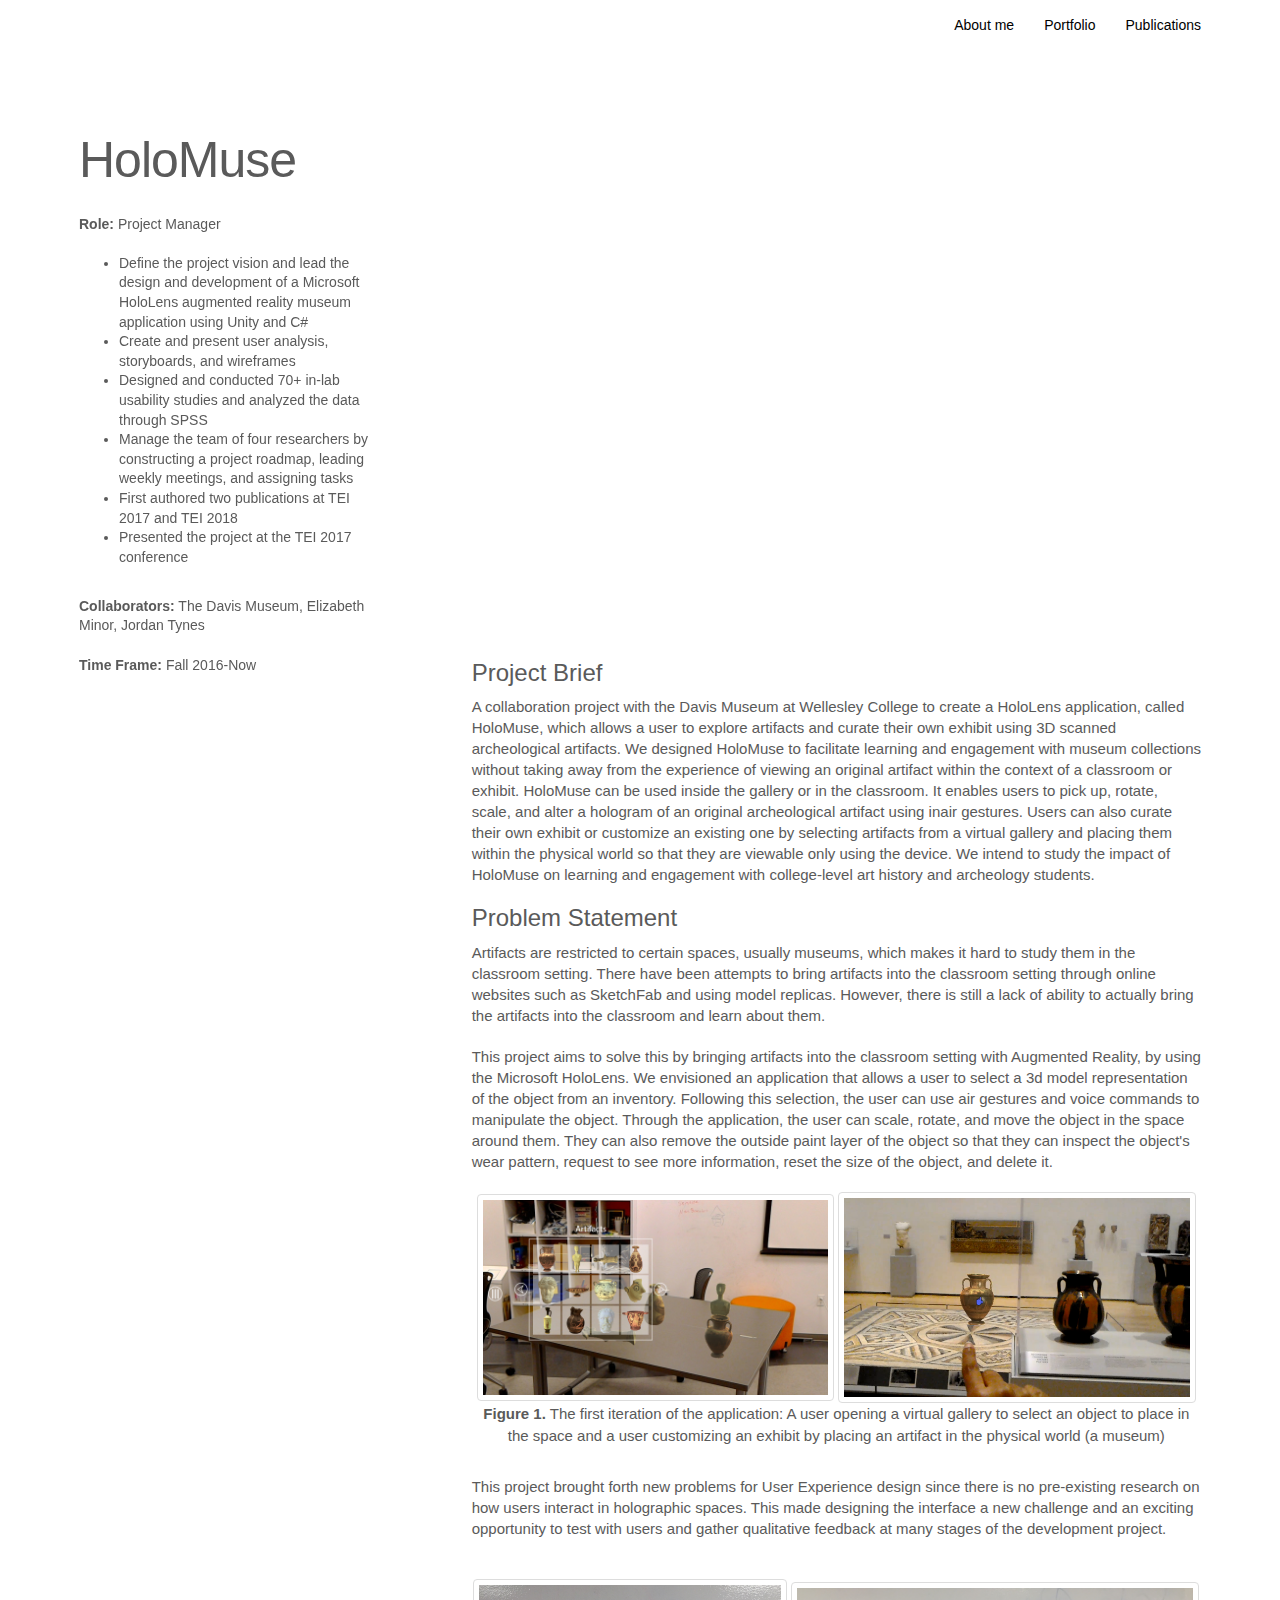
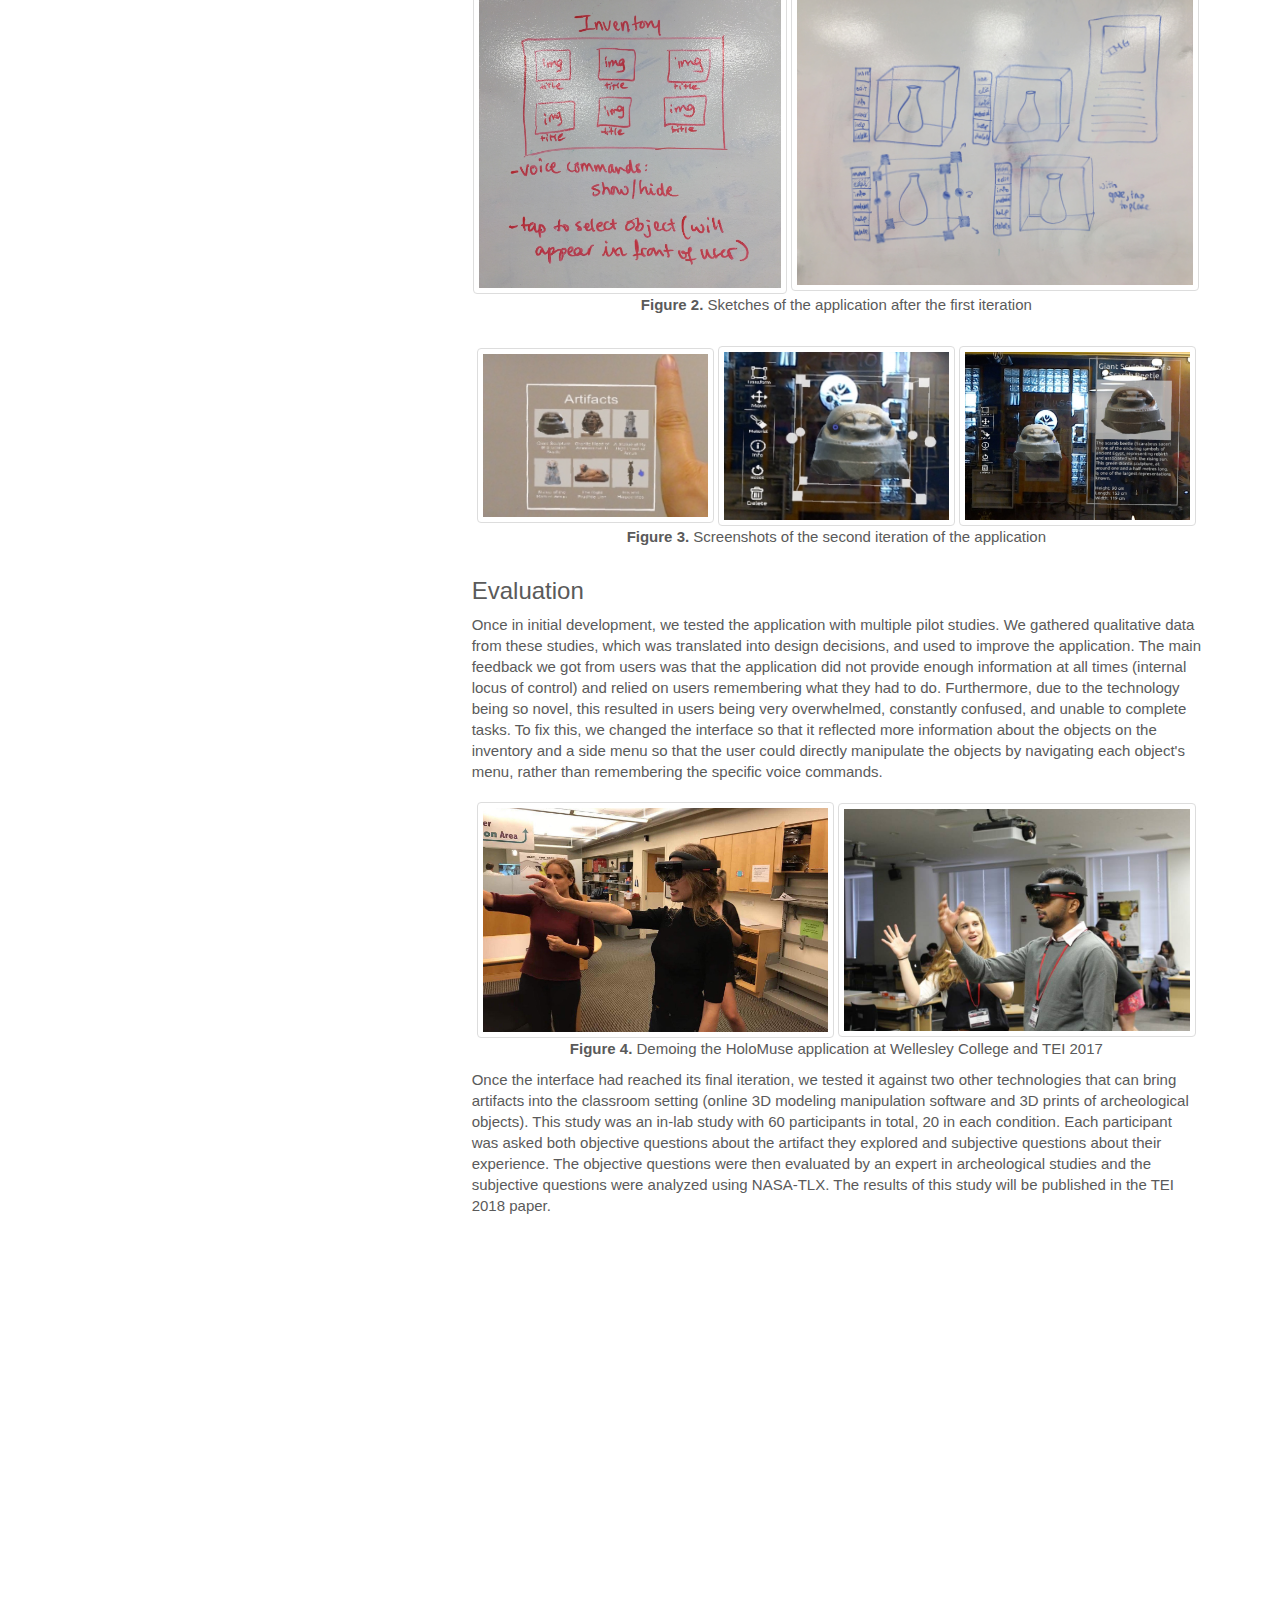
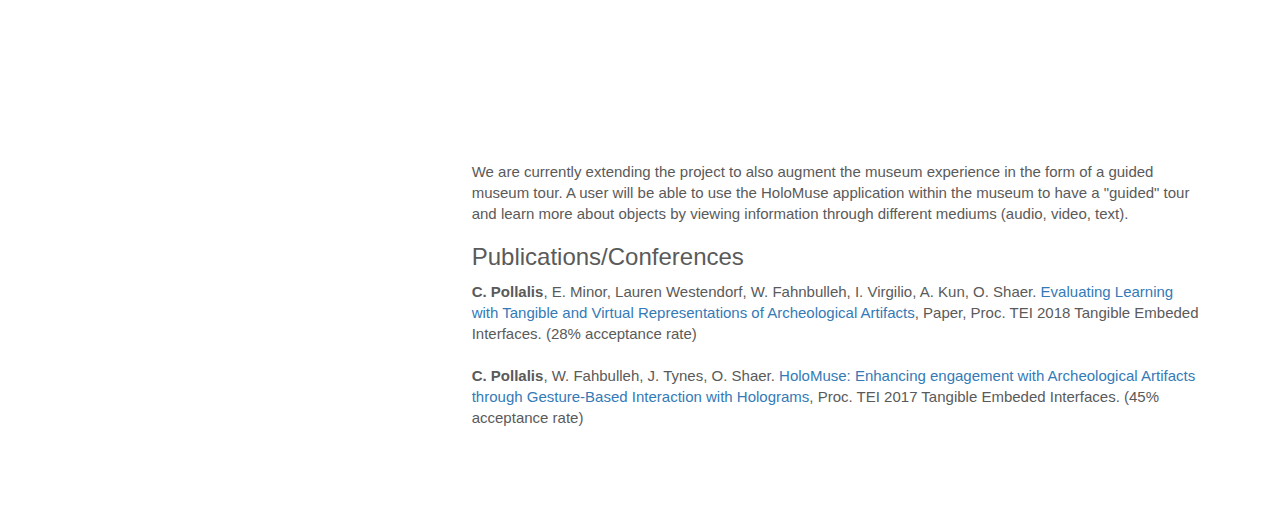
<file: holodavis.html>
<!DOCTYPE html>
<html lang="en">
  <head>
    <link rel="shortcut icon" href="img/icon.png">
    <meta charset="utf-8">
    <meta http-equiv="X-UA-Compatible" content="IE=edge">
    <meta name="viewport" content="width=device-width, initial-scale=1.0">
    <!-- The above 3 meta tags *must* come first in the head; any other head content must come *after* these tags -->
<!--     <meta name="description" content="">
    <meta name="author" content="">
    <link rel="icon" href="../../favicon.ico"> -->

    <title>Christina Pollalis</title>

    <!-- Bootstrap core CSS -->
    <link href="css/bootstrap.min.css" rel="stylesheet">

    <!-- IE10 viewport hack for Surface/desktop Windows 8 bug -->
    <link href="css/ie10-viewport-bug-workaround.css" rel="stylesheet">

    <!-- Just for debugging purposes. Don't actually copy these 2 lines! -->
    <!--[if lt IE 9]><script src="../../assets/js/ie8-responsive-file-warning.js"></script><![endif]-->
    <script src="js/ie-emulation-modes-warning.js"></script>

    <!-- HTML5 shim and Respond.js for IE8 support of HTML5 elements and media queries -->
    <!--[if lt IE 9]>
      <script src="https://oss.maxcdn.com/html5shiv/3.7.3/html5shiv.min.js"></script>
      <script src="https://oss.maxcdn.com/respond/1.4.2/respond.min.js"></script>
    <![endif]-->

    <!-- Custom styles for this template -->
    <link href="carousel.css" rel="stylesheet">
  </head>
<!-- NAVBAR
================================================== -->
  <body>
    <div class="navbar-wrapper" style="margin-top: 0px; ">
     

        <nav class="navbar navbar-inverse navbar-static-top" style="background-color: white; border-color: white; width:95%; position: fixed" > <!-- style="background-color:#371919;">  style="background-color:#660000;"-->
          
            <div class="navbar-header">
              <button type="button" class="navbar-toggle collapsed" data-toggle="collapse" data-target="#navbar" aria-expanded="false" aria-controls="navbar">
                <span class="sr-only">Toggle navigation</span>
                <span class="icon-bar"></span>
                <span class="icon-bar"></span>
                <span class="icon-bar"></span>
              </button>
             <!--  <a class="navbar-brand" href="index.html" style="color: blue">CHRISTINA POLLALIS</a> -->
            </div>
            <div id="navbar" class="navbar-collapse collapse">
              <ul class="nav navbar-nav" style="float:right !important;">
                <li><a href="about_me.html" style="color: black; font-weight: normal;">About me</a></li>
                <li><a href="index.html" style="color: black; font-weight: normal;">Portfolio</a></li>
                <li><a href="publications.html" style="color: black; font-weight: normal;">Publications</a></li>
<!--                 <li><a href="resume.pdf" style="color: black; font-weight: normal;">Resume</a></li>
                <li><a href="cv.pdf" style="color: black; font-weight: normal;">CV</a></li> -->
              </ul>
           
          </div>
        </nav>
      
    </div>  <!-- Closes navbar-wrapper -->


    <!-- Marketing messaging and featurettes
    ================================================== -->
    <!-- Wrap the rest of the page in another container to center all the content. -->

    <div class="big_container container marketing"> 

      <!-- START THE FEATURETTES -->
      <div class="left_container lead" style="font-size: 14px">
      <h2 class="featurette-heading">HoloMuse</h2>
      
         
         <br>
         <b>Role:</b> Project Manager<br><br>
          <ul>
            <li>Define the project vision and lead the design and development of a Microsoft HoloLens augmented reality museum application using Unity and C#
            <li>Create and present user analysis, storyboards, and wireframes 
            <li>Designed and conducted 70+ in-lab usability studies and analyzed the data through SPSS
            <li>Manage the team of four researchers by constructing a project roadmap, leading weekly meetings, and assigning tasks
            <li>First authored two publications at TEI 2017 and TEI 2018
            <li>Presented the project at the TEI 2017 conference
          </ul>
          <br>
          <b>Collaborators:</b> The Davis Museum, Elizabeth Minor, Jordan Tynes<br><br>
          <b>Time Frame:</b> Fall 2016-Now
          <br><br>

     
      </div>

      <div class="right_container">
        <div align="center">
          <iframe width="100%" height="500" src="https://www.youtube.com/embed/VwoF8et2-3c" frameborder="0" allowfullscreen></iframe>
        </div>
        <br>
        
        <h3 class="featurette-heading-h3">Project Brief</h3>
        <p class="lead">A collaboration project with the Davis Museum at Wellesley College to create a HoloLens application, called HoloMuse, which allows a user to explore artifacts and curate their own exhibit using 3D scanned archeological artifacts. We designed HoloMuse to facilitate learning and engagement with museum collections without taking away from the experience of viewing an original artifact within the context of a classroom or exhibit. HoloMuse can be used inside the gallery or in the classroom. It enables users to pick up, rotate, scale, and alter a hologram of an original archeological artifact using inair gestures. Users can also curate their own exhibit or customize an existing one by selecting artifacts from a virtual gallery and placing them within the physical world so that they are viewable only using the device. We intend to study the impact of HoloMuse on learning and engagement with college-level art history and archeology students.</p>

        <h3 class="featurette-heading-h3">Problem Statement</h3>
        <p class="lead">Artifacts are restricted to certain spaces, usually museums, which makes it hard to study them in the classroom setting. There have been attempts to bring artifacts into the classroom setting through online websites such as SketchFab and using model replicas. However, there is still a lack of ability to actually bring the artifacts into the classroom and learn about them.</p>

        <p class="lead">This project aims to solve this by bringing artifacts into the classroom setting with Augmented Reality, by using the Microsoft HoloLens. We envisioned an application that allows a user to select a 3d model representation of the object from an inventory. Following this selection, the user can use air gestures and voice commands to manipulate the object. Through the application, the user can scale, rotate, and move the object in the space around them. They can also remove the outside paint layer of the object so that they can inspect the object's wear pattern, request to see more information, reset the size of the object, and delete it.</p>

         <center>
          <img class="two_images" src="img/holomuse2.png" alt="Image of Hologram">
          <img class="two_images" src="img/holomuse1.png" alt="Image of Hologram">
          <p><b>Figure 1.</b> The first iteration of the application: A user opening a virtual gallery to select an object to place in the space and a user customizing an exhibit by placing an artifact in the physical world (a museum)</p>
        </center>

        <br>
        <p class="lead">This project brought forth new problems for User Experience design since there is no pre-existing research on how users interact in holographic spaces. This made designing the interface a new challenge and an exciting opportunity to test with users and gather qualitative feedback at many stages of the development project.</p>
        <br>
        

        <center>
          <img src="img/holoMuseSketch1.jpg" alt="Image of Holographic app sketch" style="width: 43%; border: 1px solid #ddd; border-radius: 4px; padding: 5px;">
          <img src="img/holoMuseSketch2.jpg" alt="Image of Holographic app sketch" style="width: 56%; border: 1px solid #ddd; border-radius: 4px; padding: 5px;">
          <p><b>Figure 2.</b> Sketches of the application after the first iteration</p>
        </center>
        <br>

        <center>
          <img class="three_images" src="img/holomuse3.jpg" alt="Image of Holographic app" >
          <img class="three_images" src="img/holomuse4.jpg" alt="Image of Holographic app">
          <img class="three_images" src="img/holomuse5.jpg" alt="Image of Holographic app">
          <p><b>Figure 3.</b> Screenshots of the second iteration of the application</p>
        </center>
        <br>
        
        <h3 class="featurette-heading-h3">Evaluation</h3>
        <p class="lead">Once in initial development, we tested the application with multiple pilot studies. We gathered qualitative data from these studies, which was translated into design decisions, and used to improve the application. The main feedback we got from users was that the application did not provide enough information at all times (internal locus of control) and relied on users remembering what they had to do. Furthermore, due to the technology being so novel, this resulted in users being very overwhelmed, constantly confused, and unable to complete tasks. To fix this, we changed the interface so that it reflected more information about the objects on the inventory and a side menu so that the user could directly manipulate the objects by navigating each object's menu, rather than remembering the specific voice commands.</p>

        <center>
          <img class="two_images" src="img/holomuseDemo.jpg" alt="Image of demoing the HoloMuse app at Wellesley College" >
          <img class="two_images" src="img/holomuseDemo2.jpg" alt="Image of demoing the HoloMuse app at TEI 2017" >
          <p><b>Figure 4.</b> Demoing the HoloMuse application at Wellesley College and TEI 2017</p>
        </center>

        <p class="lead">Once the interface had reached its final iteration, we tested it against two other technologies that can bring artifacts into the classroom setting (online 3D modeling manipulation software and 3D prints of archeological objects). This study was an in-lab study with 60 participants in total, 20 in each condition. Each participant was asked both objective questions about the artifact they explored and subjective questions about their experience. The objective questions were then evaluated by an expert in archeological studies and the subjective questions were analyzed using NASA-TLX. The results of this study will be published in the TEI 2018 paper.</p>

        
        <div align="center">
          <iframe width="100%" height="500" src="https://www.youtube.com/embed/IvL14pYge_Q" frameborder="0" allowfullscreen></iframe>
        </div>
        <br>
        <!-- https://www.youtube.com/watch?v= -->


        <p class="lead">We are currently extending the project to also augment the museum experience in the form of a guided museum tour. A user will be able to use the HoloMuse application within the museum to have a "guided" tour and learn more about objects by viewing information through different mediums (audio, video, text).</p>

        <h3 class="featurette-heading-h3">Publications/Conferences</h3>
        <p class="lead">
        <b>C. Pollalis</b>, E. Minor, Lauren Westendorf, W. Fahnbulleh, I. Virgilio, A. Kun, O. Shaer. <a href="http://cs.wellesley.edu/~hcilab/publication/TEI18_holomuse.pdf">Evaluating Learning with Tangible and Virtual Representations of Archeological Artifacts</a>, Paper, Proc. TEI 2018 Tangible Embeded Interfaces. (28% acceptance rate) <br><br>
        <b>C. Pollalis</b>, W. Fahbulleh, J. Tynes, O. Shaer. <a href="publications/holomuse.pdf">HoloMuse: Enhancing engagement with Archeological Artifacts through Gesture-Based Interaction with Holograms</a>, Proc. TEI 2017 Tangible Embeded Interfaces. (45% acceptance rate) 
        </p>

        <!-- <br>
        <center>
          <a href="https://scholar.google.com/citations?user=Szxt8nsAAAAJ"> <img src="img/googlescholar.png" width="50"></a>
          <a href="https://www.linkedin.com/in/cpollali/"> <img src="img/linkedin.png" width="50"></a>
          <a href="https://github.com/cpollali"> <img src="img/github.svg" width="50"></a>
        </center> -->
      </div>







      <!-- <p class="lead"><u>Video:</u></p>

      <div align="center">
        <iframe width="560" height="315" src="https://www.youtube.com/embed/LTi-_s6R06U?rel=0" frameborder="0" allowfullscreen></iframe>
      </div> -->
      <br>
      <br>
      

      <!-- /END THE FEATURETTES -->

      
    </div><!-- /.container -->


    <!-- Bootstrap core JavaScript
    ================================================== -->
    <!-- Placed at the end of the document so the pages load faster -->
    <script src="https://ajax.googleapis.com/ajax/libs/jquery/1.12.4/jquery.min.js"></script>
    <script>window.jQuery || document.write('<script src="js/vendor/jquery.min.js"><\/script>')</script>
    <script src="js/bootstrap.min.js"></script>
    <!-- Just to make our placeholder images work. Don't actually copy the next line! -->
    <script src="js/vendor/holder.min.js"></script>
    <!-- IE10 viewport hack for Surface/desktop Windows 8 bug -->
    <script src="js/ie10-viewport-bug-workaround.js"></script>
  </body>
</html>
</file>
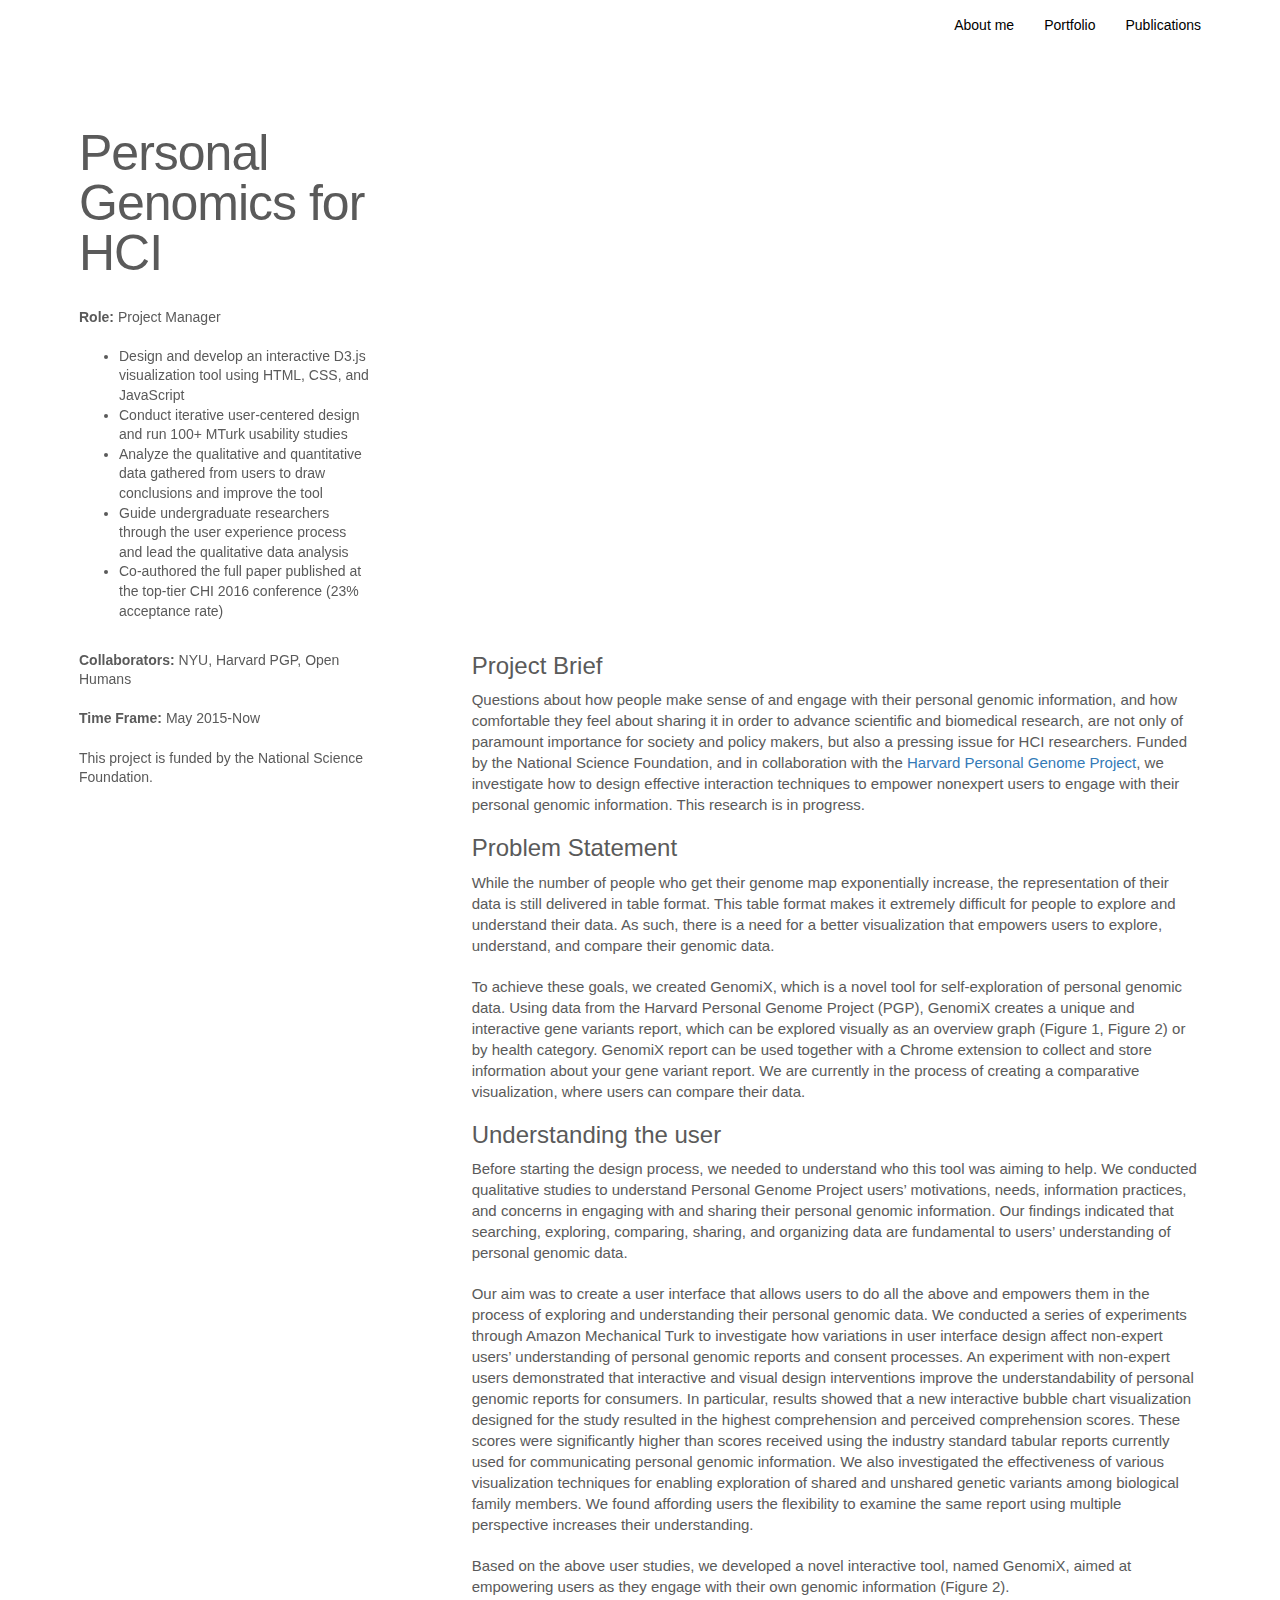
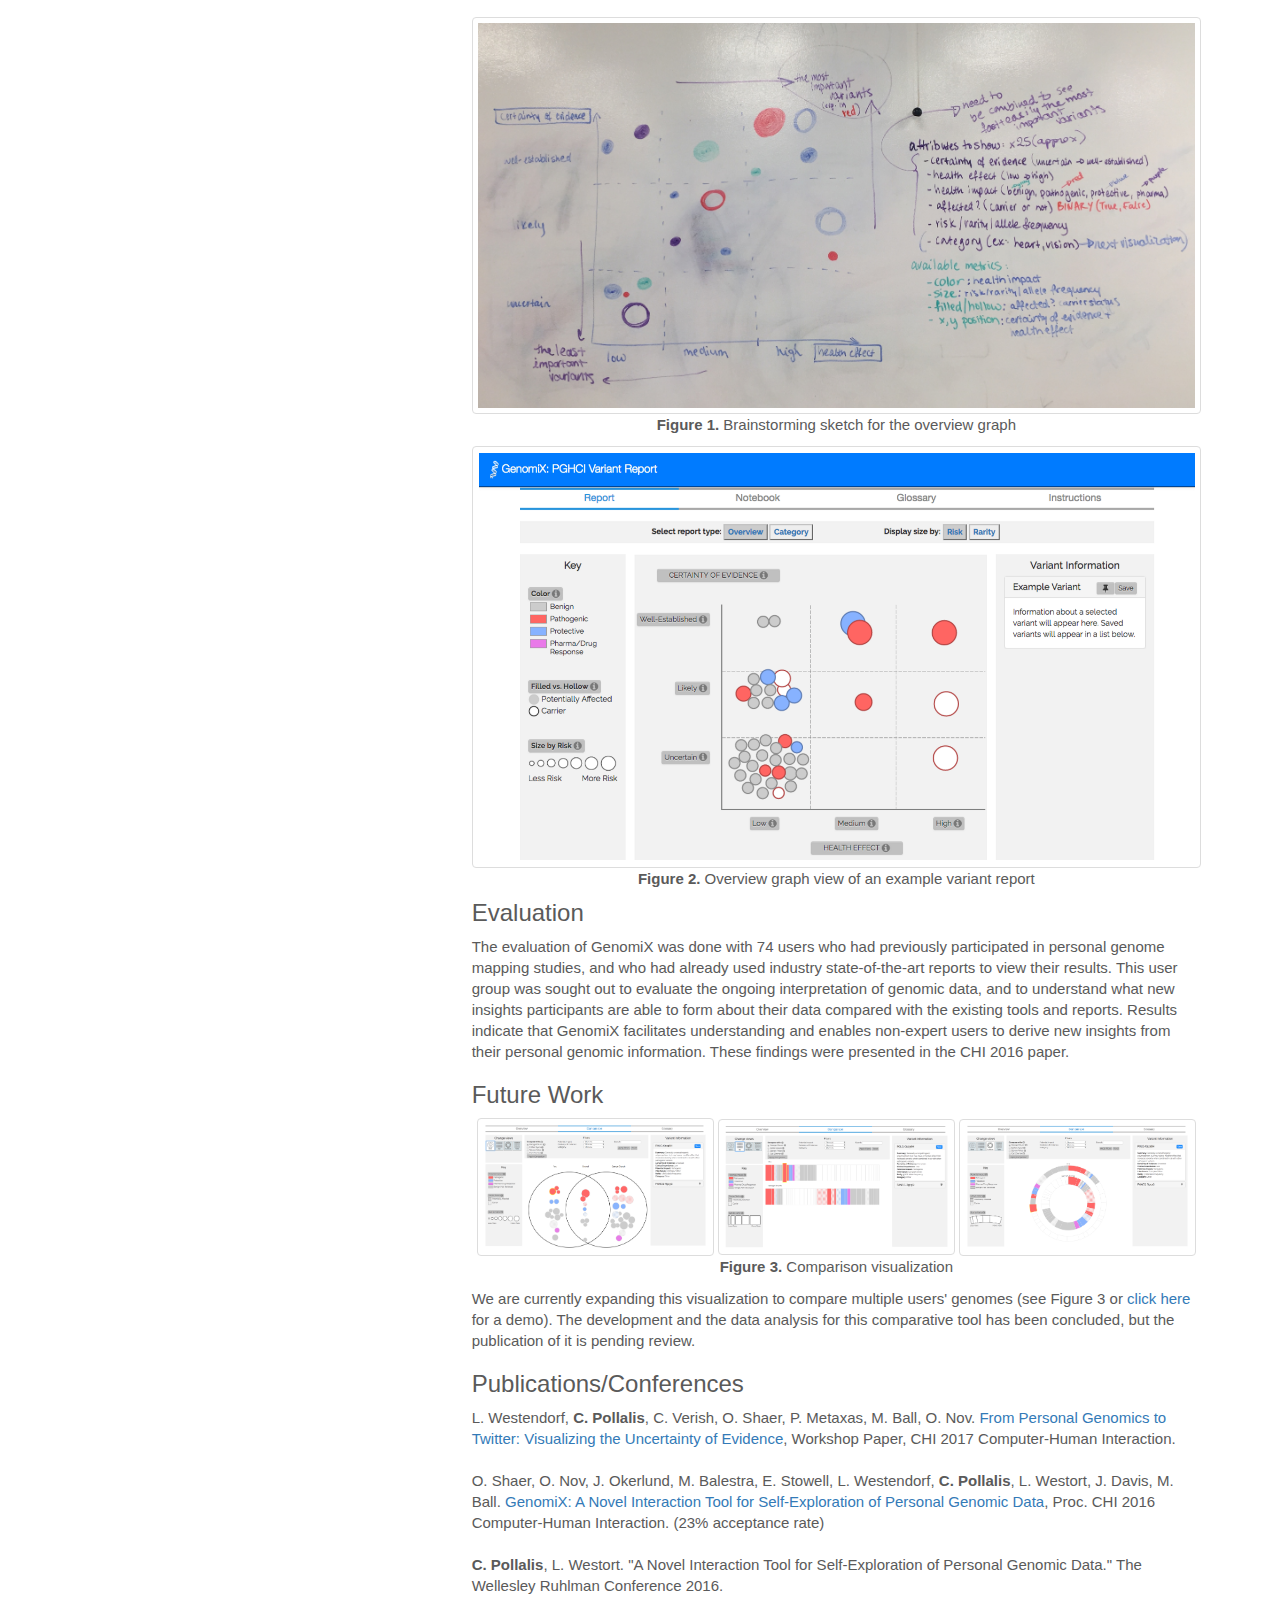
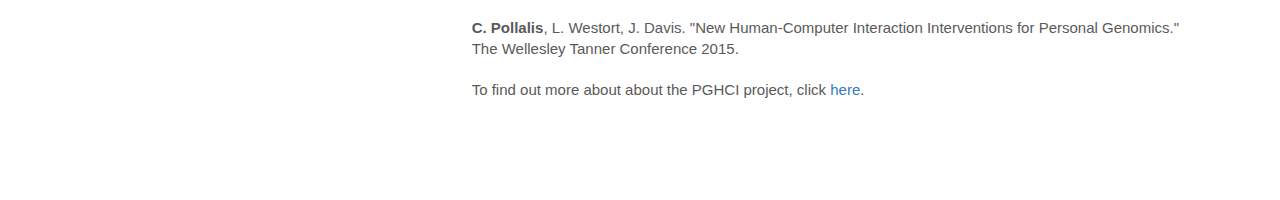
<file: pghci.html>
<!DOCTYPE html>
<html lang="en">
  <head>
    <link rel="shortcut icon" href="img/icon.png">
    <meta charset="utf-8">
    <meta http-equiv="X-UA-Compatible" content="IE=edge">
    <meta name="viewport" content="width=device-width, initial-scale=1">
    <!-- The above 3 meta tags *must* come first in the head; any other head content must come *after* these tags -->
<!--     <meta name="description" content="">
    <meta name="author" content="">
    <link rel="icon" href="../../favicon.ico"> -->

    <title>Christina Pollalis</title>

    <!-- Bootstrap core CSS -->
    <link href="css/bootstrap.min.css" rel="stylesheet">

    <!-- IE10 viewport hack for Surface/desktop Windows 8 bug -->
    <link href="css/ie10-viewport-bug-workaround.css" rel="stylesheet">

    <!-- Just for debugging purposes. Don't actually copy these 2 lines! -->
    <!--[if lt IE 9]><script src="../../assets/js/ie8-responsive-file-warning.js"></script><![endif]-->
    <script src="js/ie-emulation-modes-warning.js"></script>
    <script src="svg-social-icons-1.1.0/index.js"></script>

    <!-- HTML5 shim and Respond.js for IE8 support of HTML5 elements and media queries -->
    <!--[if lt IE 9]>
      <script src="https://oss.maxcdn.com/html5shiv/3.7.3/html5shiv.min.js"></script>
      <script src="https://oss.maxcdn.com/respond/1.4.2/respond.min.js"></script>
    <![endif]-->

    <!-- Custom styles for this template -->
    <link href="carousel.css" rel="stylesheet">
  </head>
<!-- NAVBAR
================================================== -->
  <body>
    <div class="navbar-wrapper" style="margin-top: 0px; ">
      
        <nav class="navbar navbar-inverse navbar-static-top" style="background-color: white; border-color: white; width:95%; position: fixed" > <!-- style="background-color:#371919;">  style="background-color:#660000;"-->
          
            <div class="navbar-header">
              <button type="button" class="navbar-toggle collapsed" data-toggle="collapse" data-target="#navbar" aria-expanded="false" aria-controls="navbar">
                <span class="sr-only">Toggle navigation</span>
                <span class="icon-bar"></span>
                <span class="icon-bar"></span>
                <span class="icon-bar"></span>
              </button>
             <!--  <a class="navbar-brand" href="index.html" style="color: blue">CHRISTINA POLLALIS</a> -->
            </div>
            <div id="navbar" class="navbar-collapse collapse">
              <ul class="nav navbar-nav" style="float:right !important;">
                <li><a href="about_me.html" style="color: black; font-weight: normal;">About me</a></li>
                <li><a href="index.html" style="color: black; font-weight: normal;">Portfolio</a></li>
                <li><a href="publications.html" style="color: black; font-weight: normal;">Publications</a></li>
<!--                 <li><a href="resume.pdf" style="color: black; font-weight: normal;">Resume</a></li>
                
                <li><a href="cv.pdf" style="color: black; font-weight: normal;">CV</a></li> -->
                <!-- <li><a href="contact.html" style="color: white; font-weight: normal;">Contact</a></li> -->
              </ul>
            </div>

        </nav>

    </div>  <!-- Closes navbar-wrapper -->





    <!-- Marketing messaging and featurettes
    ================================================== -->
    <!-- Wrap the rest of the page in another container to center all the content. -->

    <div class="big_container container marketing" style="padding-top: 10%;"> 

      <!-- START THE FEATURETTES -->
      <!-- <div style="float: left; width: 40%; height: 100%;"> -->
      
      
      <div class="left_container lead" style="font-size: 14px">
      <h2 class="featurette-heading">Personal Genomics for HCI</h2>
         <br>
         <b>Role:</b> Project Manager<br><br>
         
          <ul>
            <li>Design and develop an interactive D3.js visualization tool using HTML, CSS, and JavaScript 
            <li>Conduct iterative user-centered design and run 100+ MTurk usability studies
            <li>Analyze the qualitative and quantitative data gathered from users to draw conclusions and improve the tool 
            <li>Guide undergraduate researchers through the user experience process and lead the qualitative data analysis
            <li>Co-authored the full paper published at the top-tier CHI 2016 conference (23% acceptance rate) 
          </ul><br>
          <b>Collaborators:</b> NYU, Harvard PGP, Open Humans<br><br>
          <b>Time Frame:</b> May 2015-Now<br><br>
          This project is funded by the National Science Foundation.
          <br><br>

     
      </div>

      
      <br>
      <div class="right_container" style="margin-top:-1.8%">
        <div align="center">
          <iframe style="padding-top:-5px" width="100%" height="500" src="https://www.youtube.com/embed/LTi-_s6R06U?rel=0" frameborder="0" allowfullscreen></iframe>
        </div>
        <br>
          
        <h3 class="featurette-heading-h3">Project Brief</h3>
        <p class="lead">Questions about how people make sense of and engage with their personal genomic information, and how comfortable they feel about sharing it in order to advance scientific and biomedical research, are not only of paramount importance for society and policy makers, but also a pressing issue for HCI researchers. Funded by the National Science Foundation, and in collaboration with the <a href="http://www.personalgenomes.org/harvard">Harvard Personal Genome Project</a>, we investigate how to design effective interaction techniques to empower nonexpert users to engage with their personal genomic information. This research is in progress.</p>

        <h3 class="featurette-heading-h3">Problem Statement</h3>
        <p class="lead">While the number of people who get their genome map exponentially increase, the representation of their data is still delivered in table format. This table format makes it extremely difficult for people to explore and understand their data. As such, there is a need for a better visualization that empowers users to explore, understand, and compare their genomic data.</p>

        <p class="lead">To achieve these goals, we created GenomiX, which is a novel tool for self-exploration of personal genomic data. Using data from the Harvard Personal Genome Project (PGP), GenomiX creates a unique and interactive gene variants report, which can be explored visually as an overview graph (Figure 1, Figure 2) or by health category. GenomiX report can be used together with a Chrome extension to collect and store information about your gene variant report. We are currently in the process of creating a comparative visualization, where users can compare their data.</p>

        <h3 class="featurette-heading-h3">Understanding the user</h3>
        <p class="lead">Before starting the design process, we needed to understand who this tool was aiming to help. We conducted qualitative studies to understand Personal Genome Project users’ motivations, needs, information practices, and concerns in engaging with and sharing their personal genomic information. Our findings indicated that searching, exploring, comparing, sharing, and organizing data are fundamental to users’ understanding of personal genomic data.</p> 

        <p class="lead">Our aim was to create a user interface that allows users to do all the above and empowers them in the process of exploring and understanding their personal genomic data. We conducted a series of experiments through Amazon Mechanical Turk to investigate how variations in user interface design affect non-expert users’ understanding of personal genomic reports and consent processes. An experiment with non-expert users demonstrated that interactive and visual design interventions improve the understandability of personal genomic reports for consumers. In particular, results showed that a new interactive bubble chart visualization designed for the study resulted in the highest comprehension and perceived comprehension scores. These scores were significantly higher than scores received using the industry standard tabular reports currently used for communicating personal genomic information. We also investigated the effectiveness of various visualization techniques for enabling exploration of shared and unshared genetic variants among biological family members. We found affording users the flexibility to examine the same report using multiple perspective increases their understanding.</p>

        <p class="lead">Based on the above user studies, we developed a novel interactive tool, named GenomiX, aimed at empowering users as they engage with their own genomic information (Figure 2).</p>

        <center>
          <img class="one_image featurette-image img-responsive center-block" src="img/pghciSketches.jpg" alt="PGHCI Main Page Sketch">
          <p><b>Figure 1.</b> Brainstorming sketch for the overview graph</p>
        </center>

        <center>
          <img class="one_image featurette-image img-responsive center-block" src="img/pghci_full.png" alt="PGHCI Main Page">
          <p><b>Figure 2.</b> Overview graph view of an example variant report</p>
        </center>

        <h3 class="featurette-heading-h3">Evaluation</h3>
        <p class="lead">The evaluation of GenomiX was done with 74 users who had previously participated in personal genome mapping studies, and who had already used industry state-of-the-art reports to view their results. This user group was sought out to evaluate the ongoing interpretation of genomic data, and to understand what new insights participants are able to form about their data compared with the existing tools and reports. Results indicate that GenomiX facilitates understanding and enables non-expert users to derive new insights from their personal genomic information. These findings were presented in the CHI 2016 paper.</p>

        <h3 class="featurette-heading-h3">Future Work</h3> 
        <center>
          <img class="three_images" src="img/pghci_compare1.png" alt="Comparison tool - venn diagram">
          <img class="three_images" src="img/pghci_compare2.png" alt="Comparison tool - linear diagram">
          <img class="three_images" src="img/pghci_compare3.png" alt="Comparison tool - sunburst diagram">
          <p><b>Figure 3.</b> Comparison visualization</p>
        </center>
        <p class="lead">We are currently expanding this visualization to compare multiple users' genomes (see Figure 3 or <a href="http://cs.wellesley.edu/~hcilab/pghci_compare/OpenHumans/report.php?m=demo">click here</a> for a demo). The development and the data analysis for this comparative tool has been concluded, but the publication of it is pending review.</p>
        

        <h3 class="featurette-heading-h3">Publications/Conferences</h3>
        <p class="lead">
        L. Westendorf, <b>C. Pollalis</b>, C. Verish, O. Shaer, P. Metaxas, M. Ball, O. Nov. <a href="http://cs.wellesley.edu/~hcilab/publication/uncertainty-chi17.pdf">From Personal Genomics to Twitter: Visualizing the Uncertainty of Evidence</a>, Workshop Paper, CHI 2017 Computer-Human Interaction. 


        <br><br>

        O. Shaer, O. Nov, J. Okerlund, M. Balestra, E. Stowell, L. Westendorf, <b>C. Pollalis</b>, L. Westort, J. Davis, M. Ball. <a href="publications/genomix.pdf">GenomiX: A Novel Interaction Tool for Self-Exploration of Personal Genomic Data</a>, Proc. CHI 2016 Computer-Human Interaction. (23% acceptance rate)


        <br><br><b>C. Pollalis</b>, L. Westort. "A Novel Interaction Tool for Self-Exploration of Personal Genomic Data." The Wellesley Ruhlman Conference 2016.
        <br><br><b>C. Pollalis</b>, L. Westort, J. Davis. "New Human-Computer Interaction Interventions for Personal Genomics." The Wellesley Tanner Conference 2015.</p>

        <p class="lead">To find out more about about the PGHCI project, click <a href="http://cs.wellesley.edu/~hcilab/pghci.html">here</a>.</p>
        

        <!-- /END THE FEATURETTES -->
        <!-- <br>
        <center>
          <a href="https://scholar.google.com/citations?user=Szxt8nsAAAAJ"> <img src="img/googlescholar.png" width="50"></a>
          <a href="https://www.linkedin.com/in/cpollali/"> <img src="img/linkedin.png" width="50"></a>
          <a href="https://github.com/cpollali"> <img src="img/github.svg" width="50"></a>
        </center> -->
        <br>
        <br>
      </div>


     

    </div><!-- /.container -->


    <!-- Bootstrap core JavaScript
    ================================================== -->
    <!-- Placed at the end of the document so the pages load faster -->
    <script src="https://ajax.googleapis.com/ajax/libs/jquery/1.12.4/jquery.min.js"></script>
    <script>window.jQuery || document.write('<script src="js/vendor/jquery.min.js"><\/script>')</script>
    <script src="js/bootstrap.min.js"></script>
    <!-- Just to make our placeholder images work. Don't actually copy the next line! -->
    <script src="js/vendor/holder.min.js"></script>
    <!-- IE10 viewport hack for Surface/desktop Windows 8 bug -->
    <script src="js/ie10-viewport-bug-workaround.js"></script>
  </body>
</html>
</file>
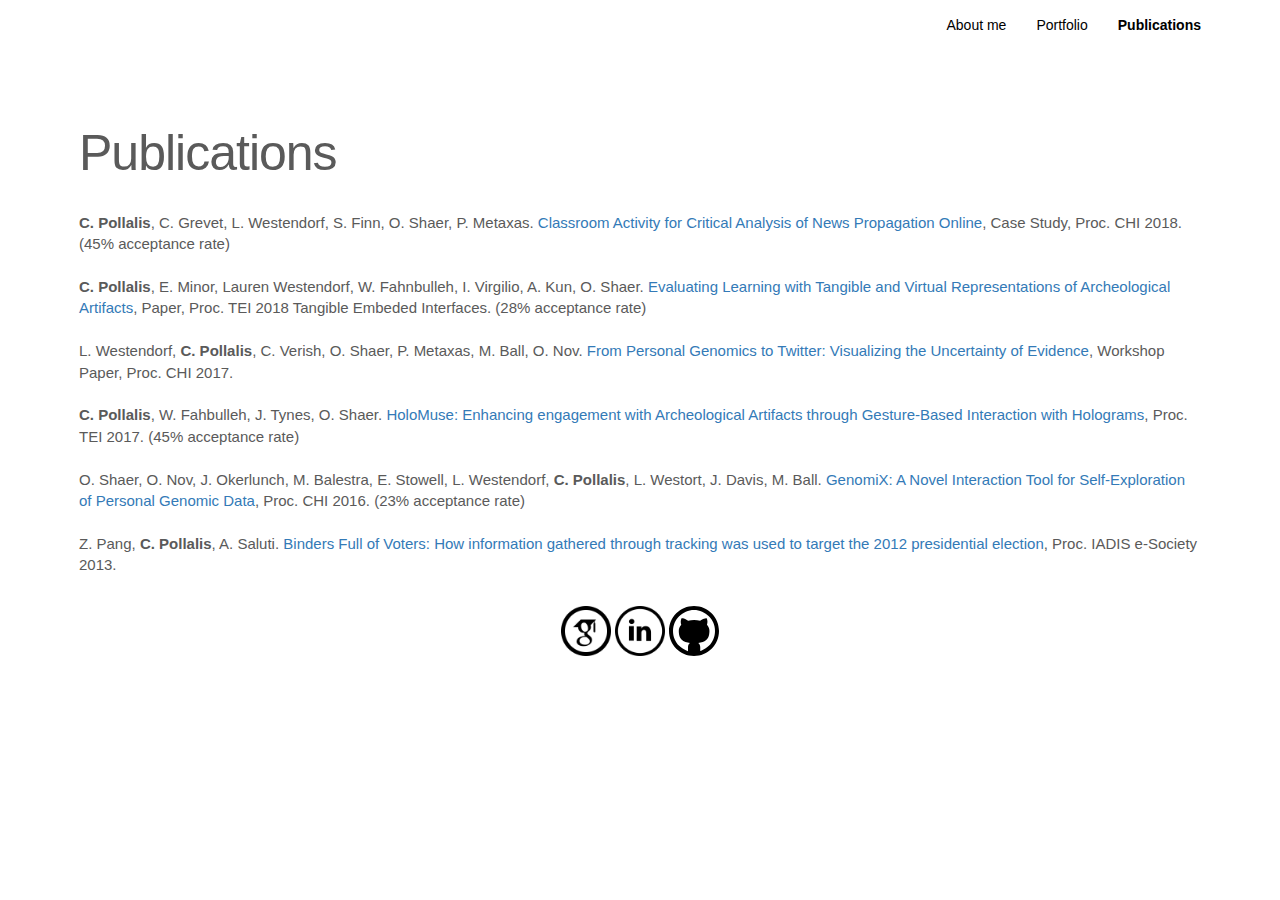
<file: publications.html>
<!DOCTYPE html>
<html lang="en">
  <head>
    <link rel="shortcut icon" href="img/icon.png">
    <meta charset="utf-8">
    <meta http-equiv="X-UA-Compatible" content="IE=edge">
    <meta name="viewport" content="width=device-width, initial-scale=1">
    <!-- The above 3 meta tags *must* come first in the head; any other head content must come *after* these tags -->
<!--     <meta name="description" content="">
    <meta name="author" content="">
    <link rel="icon" href="../../favicon.ico"> -->

    <title>Christina Pollalis</title>

    <!-- Bootstrap core CSS -->
    <link href="css/bootstrap.min.css" rel="stylesheet">

    <!-- IE10 viewport hack for Surface/desktop Windows 8 bug -->
    <link href="css/ie10-viewport-bug-workaround.css" rel="stylesheet">

    <!-- Just for debugging purposes. Don't actually copy these 2 lines! -->
    <!--[if lt IE 9]><script src="../../assets/js/ie8-responsive-file-warning.js"></script><![endif]-->
    <script src="js/ie-emulation-modes-warning.js"></script>
    <script src="svg-social-icons-1.1.0/index.js"></script>

    <!-- HTML5 shim and Respond.js for IE8 support of HTML5 elements and media queries -->
    <!--[if lt IE 9]>
      <script src="https://oss.maxcdn.com/html5shiv/3.7.3/html5shiv.min.js"></script>
      <script src="https://oss.maxcdn.com/respond/1.4.2/respond.min.js"></script>
    <![endif]-->

    <!-- Custom styles for this template -->
    <link href="carousel.css" rel="stylesheet">
  </head>
<!-- NAVBAR
================================================== -->
  <body>
    <div class="navbar-wrapper" style="margin-top: 0px; ">
     
        <nav class="navbar navbar-inverse navbar-static-top" style="background-color: white; border-color: white; width:95%; position: fixed" > <!-- style="background-color:#371919;">  style="background-color:#660000;"-->
          
            <div class="navbar-header">
              <button type="button" class="navbar-toggle collapsed" data-toggle="collapse" data-target="#navbar" aria-expanded="false" aria-controls="navbar">
                <span class="sr-only">Toggle navigation</span>
                <span class="icon-bar"></span>
                <span class="icon-bar"></span>
                <span class="icon-bar"></span>
              </button>
             <!--  <a class="navbar-brand" href="index.html" style="color: blue">CHRISTINA POLLALIS</a> -->
            </div>
            <div id="navbar" class="navbar-collapse collapse">
              <ul class="nav navbar-nav" style="float:right !important;">
                <li><a href="about_me.html" style="color: black; font-weight: normal;">About me</a></li>
                <li><a href="index.html" style="color: black; font-weight: normal;">Portfolio</a></li>
                <li><a href="publications.html" style="color: black; font-weight: bold;">Publications</a></li>
<!--                 <li><a href="resume.pdf" style="color: black; font-weight: normal;">Resume</a></li>
                
                <li><a href="cv.pdf" style="color: black; font-weight: normal;">CV</a></li> -->
              </ul>
            </div>
          
        </nav>
    
    </div>  <!-- Closes navbar-wrapper -->


    <!-- Carousel
    ================================================== -->
   <!--  <div id="myCarousel" class="carousel slide" data-ride="carousel"> -->
      <!-- Indicators -->
      <!-- <ol class="carousel-indicators">
        <li data-target="#myCarousel" data-slide-to="0" class="active"></li>
        <li data-target="#myCarousel" data-slide-to="1"></li>
        <li data-target="#myCarousel" data-slide-to="2"></li>
      </ol>
      <div class="carousel-inner" role="listbox">
        <div class="item active">
          <img class="first-slide" src="[data-uri]" alt="First slide">
          <div class="container">
            <div class="carousel-caption">
              <h1>Example headline.</h1>
              <p>Note: If you're viewing this page via a <code>file://</code> URL, the "next" and "previous" Glyphicon buttons on the left and right might not load/display properly due to web browser security rules.</p>
              <p><a class="btn btn-lg btn-primary" href="#" role="button">Sign up today</a></p>
            </div>
          </div>
        </div>
        <div class="item">
          <img class="second-slide" src="[data-uri]" alt="Second slide">
          <div class="container">
            <div class="carousel-caption">
              <h1>Another example headline.</h1>
              <p>Cras justo odio, dapibus ac facilisis in, egestas eget quam. Donec id elit non mi porta gravida at eget metus. Nullam id dolor id nibh ultricies vehicula ut id elit.</p>
              <p><a class="btn btn-lg btn-primary" href="#" role="button">Learn more</a></p>
            </div>
          </div>
        </div>
        <div class="item">
          <img class="third-slide" src="[data-uri]" alt="Third slide">
          <div class="container">
            <div class="carousel-caption">
              <h1>One more for good measure.</h1>
              <p>Cras justo odio, dapibus ac facilisis in, egestas eget quam. Donec id elit non mi porta gravida at eget metus. Nullam id dolor id nibh ultricies vehicula ut id elit.</p>
              <p><a class="btn btn-lg btn-primary" href="#" role="button">Browse gallery</a></p>
            </div>
          </div>
        </div>
      </div>
      <a class="left carousel-control" href="#myCarousel" role="button" data-slide="prev">
        <span class="glyphicon glyphicon-chevron-left" aria-hidden="true"></span>
        <span class="sr-only">Previous</span>
      </a>
      <a class="right carousel-control" href="#myCarousel" role="button" data-slide="next">
        <span class="glyphicon glyphicon-chevron-right" aria-hidden="true"></span>
        <span class="sr-only">Next</span>
      </a>
    </div> -->
    <!-- /.carousel -->


    <!-- Marketing messaging and featurettes
    ================================================== -->
    <!-- Wrap the rest of the page in another container to center all the content. -->



    <div class="container marketing" style="padding-top: 10%;"> 

    <h2 class="featurette-heading">Publications</h2>


    

      <!-- START THE FEATURETTES -->

      <p style="margin-top:3%;">
      <b>C. Pollalis</b>, C. Grevet, L. Westendorf, S. Finn, O. Shaer, P. Metaxas. <a href="publications/twittertrails-chi18.pdf">Classroom Activity for Critical Analysis of News Propagation Online</a>, Case Study, Proc. CHI 2018. (45% acceptance rate)
      <br><br>
      <b>C. Pollalis</b>, E. Minor, Lauren Westendorf, W. Fahnbulleh, I. Virgilio, A. Kun, O. Shaer. <a href="http://cs.wellesley.edu/~hcilab/publication/TEI18_holomuse.pdf">Evaluating Learning with Tangible and Virtual Representations of Archeological Artifacts</a>, Paper, Proc. TEI 2018 Tangible Embeded Interfaces. (28% acceptance rate)
      <br><br>
      L. Westendorf, <b>C. Pollalis</b>, C. Verish, O. Shaer, P. Metaxas, M. Ball, O. Nov. <a href="http://cs.wellesley.edu/~hcilab/publication/uncertainty-chi17.pdf">From Personal Genomics to Twitter: Visualizing the Uncertainty of Evidence</a>, Workshop Paper, Proc. CHI 2017.
      <br><br>
      <b>C. Pollalis</b>, W. Fahbulleh, J. Tynes, O. Shaer. <a href="publications/holomuse.pdf">HoloMuse: Enhancing engagement with Archeological Artifacts through Gesture-Based Interaction with Holograms</a>, Proc. TEI 2017. (45% acceptance rate)
      <br><br>
      O. Shaer, O. Nov, J. Okerlunch, M. Balestra, E. Stowell, L. Westendorf, <b>C. Pollalis</b>, L. Westort, J. Davis, M. Ball. <a href="publications/genomix.pdf">GenomiX: A Novel Interaction Tool for Self-Exploration of Personal Genomic Data</a>, Proc. CHI 2016. (23% acceptance rate)
      <br><br>
      Z. Pang, <b>C. Pollalis</b>, A. Saluti. <a href="e-Society_2013.pdf">Binders Full of Voters: How information gathered through tracking was used to target the 2012 presidential election</a>, Proc. IADIS e-Society 2013.

      </p>
<!-- 
      •  Create and develop innovative interfaces that facilitate learning and exploration of information
•  Define project vision and strategy, lead weekly meetings, and assign tasks
•  Mentor and guide researchers through the iterative user experience process of design, development, and evaluation
•  Collaborate with the Harvard Personal Genome Project, Open Humans, NYU, the Tech Museum of Innovation, the Davis Museum, and the Tufts DevTech Research Group
•  Design and conduct in-lab and MTurk usability studies and analyze the quantitative and qualitative data
 -->
      

    </div><!-- /.container -->
    <br>
    <center>
      <a href="https://scholar.google.com/citations?user=Szxt8nsAAAAJ"> <img src="img/googlescholar.png" width="50"></a>
      <a href="https://www.linkedin.com/in/cpollali/"> <img src="img/linkedin.png" width="50"></a>
      <a href="https://github.com/cpollali"> <img src="img/github.svg" width="50"></a>
      </center>


    <!-- Bootstrap core JavaScript
    ================================================== -->
    <!-- Placed at the end of the document so the pages load faster -->
    <script src="https://ajax.googleapis.com/ajax/libs/jquery/1.12.4/jquery.min.js"></script>
    <script>window.jQuery || document.write('<script src="js/vendor/jquery.min.js"><\/script>')</script>
    <script src="js/bootstrap.min.js"></script>
    <!-- Just to make our placeholder images work. Don't actually copy the next line! -->
    <script src="js/vendor/holder.min.js"></script>
    <!-- IE10 viewport hack for Surface/desktop Windows 8 bug -->
    <script src="js/ie10-viewport-bug-workaround.js"></script>
  </body>
</html>
</file>
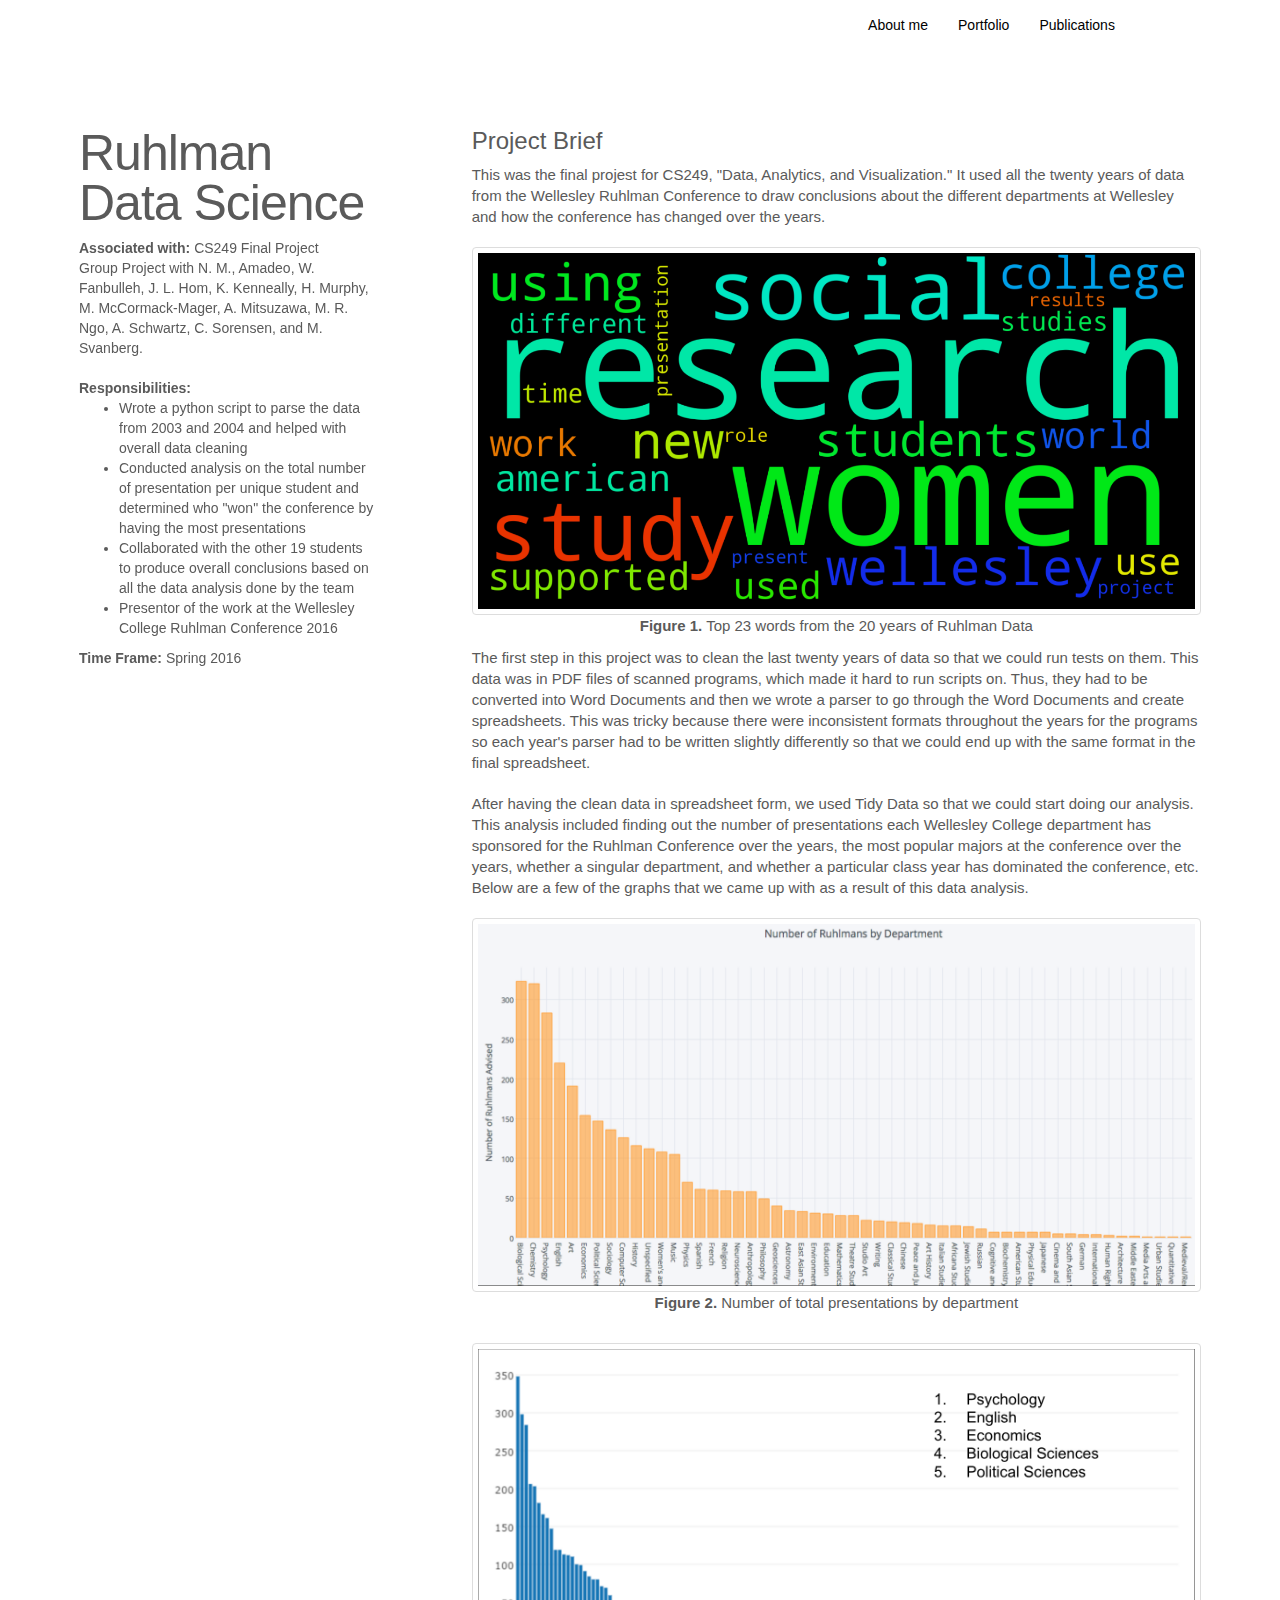
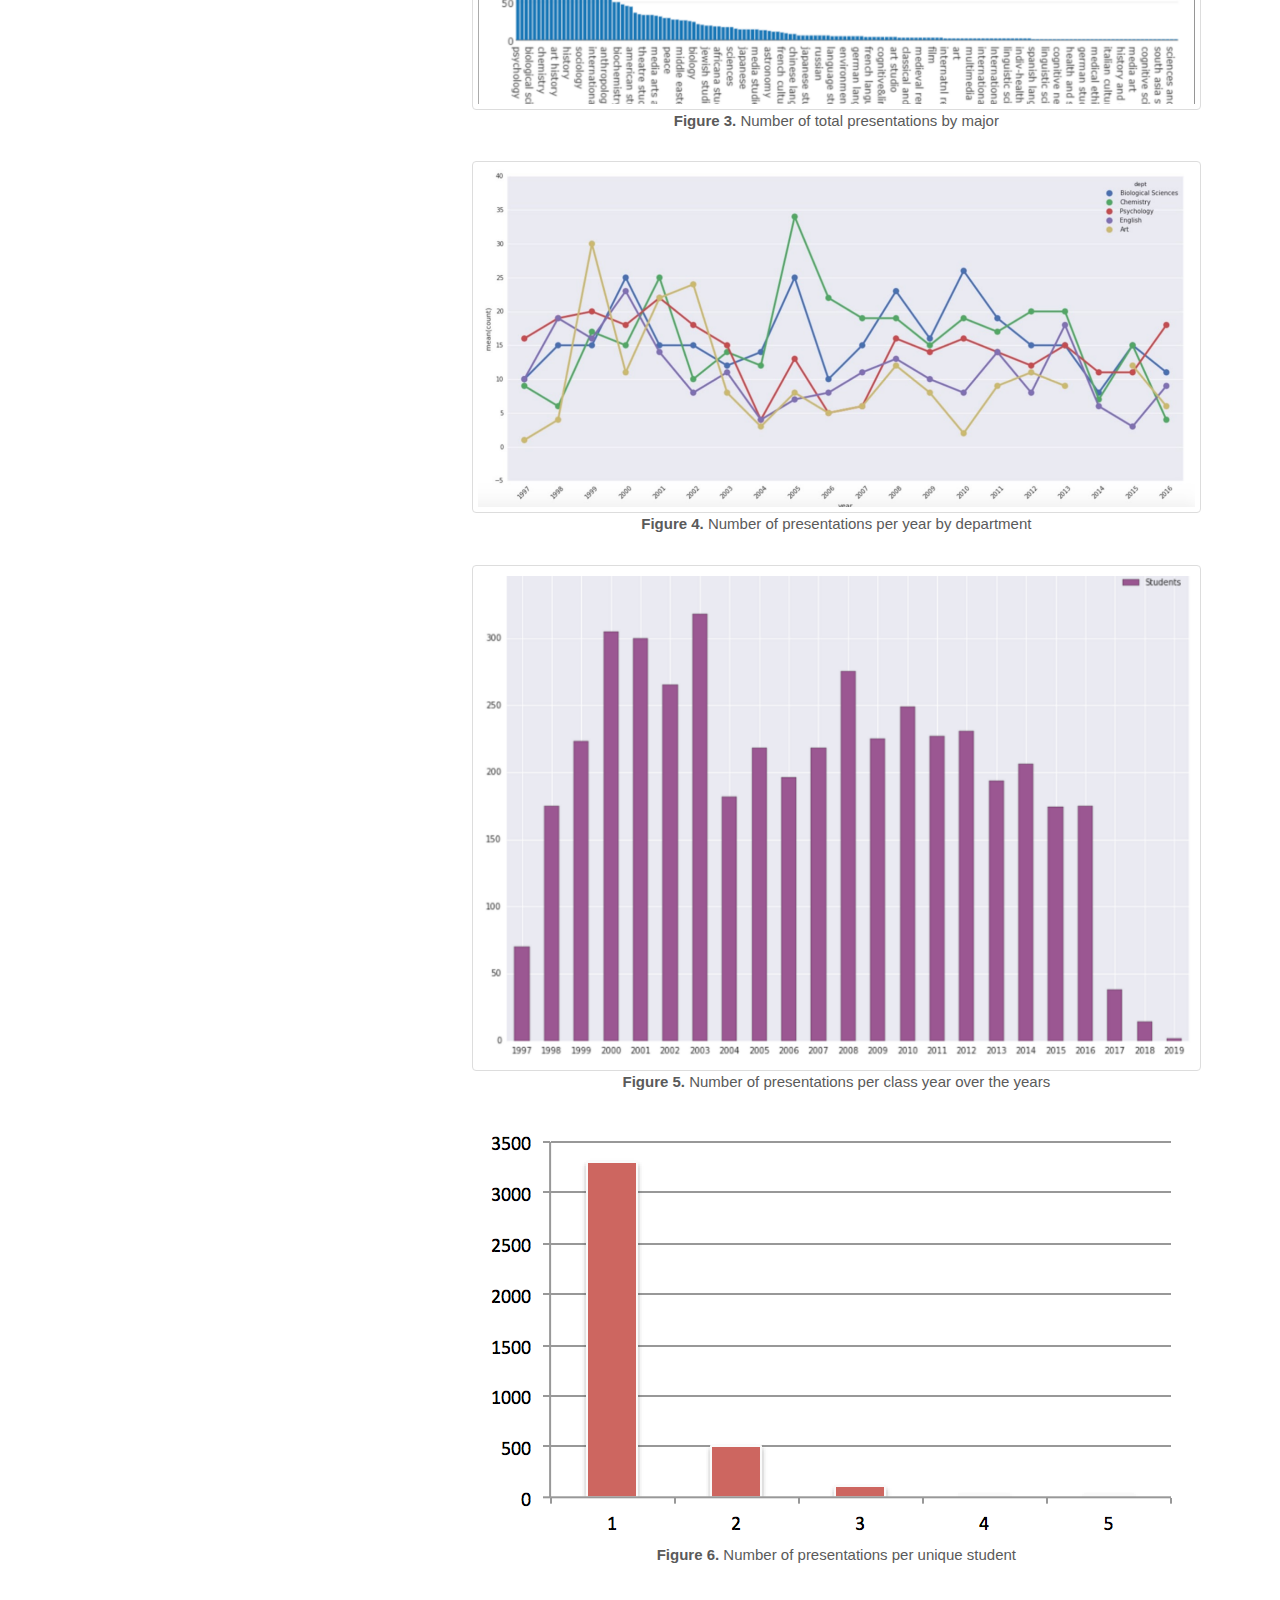
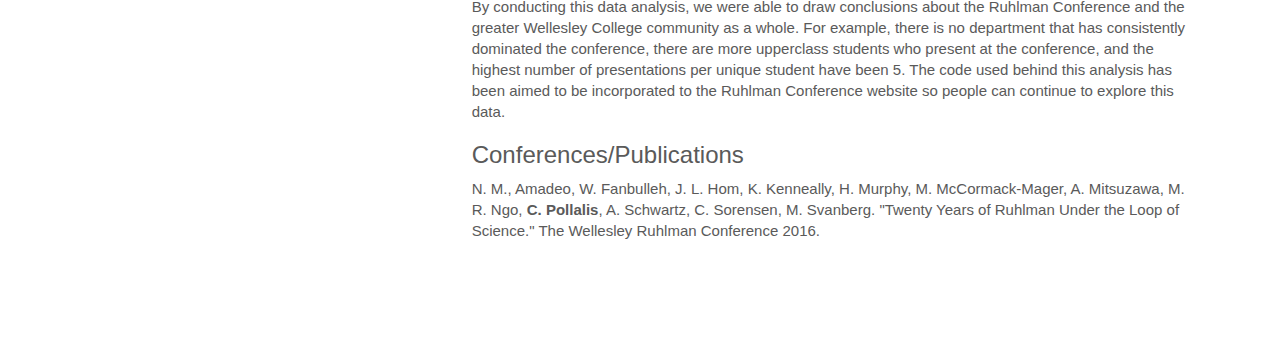
<file: ruhlman.html>
<!DOCTYPE html>
<html lang="en">
  <head>
    <link rel="shortcut icon" href="img/icon.png">
    <meta charset="utf-8">
    <meta http-equiv="X-UA-Compatible" content="IE=edge">
    <meta name="viewport" content="width=device-width, initial-scale=1">
    <!-- The above 3 meta tags *must* come first in the head; any other head content must come *after* these tags -->
<!--     <meta name="description" content="">
    <meta name="author" content=""> -->
    <!-- <link rel="icon" href="../../favicon.ico"> -->

    <title>Christina Pollalis</title>

    <!-- Bootstrap core CSS -->
    <link href="css/bootstrap.min.css" rel="stylesheet">

    <!-- IE10 viewport hack for Surface/desktop Windows 8 bug -->
    <link href="css/ie10-viewport-bug-workaround.css" rel="stylesheet">

    <!-- Just for debugging purposes. Don't actually copy these 2 lines! -->
    <!--[if lt IE 9]><script src="../../assets/js/ie8-responsive-file-warning.js"></script><![endif]-->
    <script src="js/ie-emulation-modes-warning.js"></script>

    <!-- HTML5 shim and Respond.js for IE8 support of HTML5 elements and media queries -->
    <!--[if lt IE 9]>
      <script src="https://oss.maxcdn.com/html5shiv/3.7.3/html5shiv.min.js"></script>
      <script src="https://oss.maxcdn.com/respond/1.4.2/respond.min.js"></script>
    <![endif]-->

    <!-- Custom styles for this template -->
    <link href="carousel.css" rel="stylesheet">
  </head>
<!-- NAVBAR
================================================== -->
  <body>
    <div class="navbar-wrapper" style="margin-top: 0px; ">
      <div class="container" style="width: 100%; ">

        <nav class="navbar navbar-inverse navbar-static-top" style="background-color: white; border-color: white" > <!-- style="background-color:#371919;">  style="background-color:#660000;"-->
          <div class="container" style="color: black">
            <div class="navbar-header">
              <button type="button" class="navbar-toggle collapsed" data-toggle="collapse" data-target="#navbar" aria-expanded="false" aria-controls="navbar">
                <span class="sr-only">Toggle navigation</span>
                <span class="icon-bar"></span>
                <span class="icon-bar"></span>
                <span class="icon-bar"></span>
              </button>
             <!--  <a class="navbar-brand" href="index.html" style="color: blue">CHRISTINA POLLALIS</a> -->
            </div>
            <div id="navbar" class="navbar-collapse collapse">
              <ul class="nav navbar-nav" style="float:right !important;">
                <li><a href="about_me.html" style="color: black; font-weight: normal;">About me</a></li>
                <li><a href="index.html" style="color: black; font-weight: normal;">Portfolio</a></li>
<!--                 <li><a href="resume.pdf" style="color: black; font-weight: normal;">Resume</a></li> -->
                <li><a href="publications.html" style="color: black; font-weight: normal;">Publications</a></li>
<!--                 <li><a href="cv.pdf" style="color: black; font-weight: normal;">CV</a></li> -->
                <!-- <li><a href="contact.html" style="color: white; font-weight: normal;">Contact</a></li> -->
              </ul>
            </div>
          </div>
        </nav>
      </div>
    </div>  <!-- Closes navbar-wrapper -->



    <!-- Marketing messaging and featurettes
    ================================================== -->
    <!-- Wrap the rest of the page in another container to center all the content. -->

    <div class="big_container container marketing" style="padding-top: 10%;"> 



      <!-- START THE FEATURETTES -->

      <div class="left_container">
      <h2 class="featurette-heading">Ruhlman Data Science</h2>
         <b>Associated with:</b> CS249 Final Project<br>
         Group Project with N. M., Amadeo, W. Fanbulleh, J. L. Hom, K. Kenneally, H. Murphy, M. McCormack-Mager, A. Mitsuzawa, M. R. Ngo, A. Schwartz, C. Sorensen, and M. Svanberg.<br><br>
         <b>Responsibilities:</b> 
          <ul>
            <li>Wrote a python script to parse the data from 2003 and 2004 and helped with overall data cleaning</li>
            <li>Conducted analysis on the total number of presentation per unique student and determined who "won" the conference by having the most presentations</li>
            <li>Collaborated with the other 19 students to produce overall conclusions based on all the data analysis done by the team</li>
            <li>Presentor of the work at the Wellesley College Ruhlman Conference 2016</li>
          </ul>
          <b>Time Frame:</b> Spring 2016
          <br><br>
     
      </div>

      <div class="right_container">
      
        <h3 class="featurette-heading-h3">Project Brief</h3>
        <p class="lead">This was the final projest for CS249, "Data, Analytics, and Visualization." It used all the twenty years of data from the Wellesley Ruhlman Conference to draw conclusions about the different departments at Wellesley and how the conference has changed over the years.</p>
        <center>
          <img class="featurette-image img-responsive center-block" src="img/ruhlman_full.png" alt="PGHCI Main Page" style=" width: 100%; border: 1px solid #ddd; border-radius: 4px; padding: 5px;">
          <p><b>Figure 1.</b> Top 23 words from the 20 years of Ruhlman Data</p>
        </center>
        
        <p class="lead">The first step in this project was to clean the last twenty years of data so that we could run tests on them. This data was in PDF files of scanned programs, which made it hard to run scripts on. Thus, they had to be converted into Word Documents and then we wrote a parser to go through the Word Documents and create spreadsheets. This was tricky because there were inconsistent formats throughout the years for the programs so each year's parser had to be written slightly differently so that we could end up with the same format in the final spreadsheet.</p>

        <p class="lead">After having the clean data in spreadsheet form, we used Tidy Data so that we could start doing our analysis. This analysis included finding out the number of presentations each Wellesley College department has sponsored for the Ruhlman Conference over the years, the most popular majors at the conference over the years, whether a singular department, and whether a particular class year has dominated the conference, etc. Below are a few of the graphs that we came up with as a result of this data analysis.</p>

        <center>
          <img class="one_image featurette-image img-responsive center-block" src="img/ruh1.png" alt="Ruhlman; num of total presentations by dept">

          <p><b>Figure 2.</b> Number of total presentations by department</p>
        </center>
        <br>
        <center>
          <img class="one_image featurette-image img-responsive center-block" src="img/ruh2.png" alt="Ruhlman; num of total presentation by major">
          <p><b>Figure 3.</b> Number of total presentations by major</p>
        </center>
        <br>
        <center>
          <img class="one_image featurette-image img-responsive center-block" src="img/ruh3.png" alt="Ruhlman; num of presentations per year by dept">
          <p><b>Figure 4.</b> Number of presentations per year by department</p>
        </center>
        <br>
        <center>
          <img class="one_image featurette-image img-responsive center-block" src="img/ruh4.png" alt="Ruhlman; num of presenations per class year over the years">
          <p><b>Figure 5.</b> Number of presentations per class year over the years</p>
        </center>
        <br>
        <center>
          <img class="featurette-image img-responsive center-block" src="img/ruh5.png" alt="Ruhlman; num of presentations per unique student">
          <p><b>Figure 6.</b> Number of presentations per unique student</p>
        </center>
        <br>

        <p class="lead">By conducting this data analysis, we were able to draw conclusions about the Ruhlman Conference and the greater Wellesley College community as a whole. For example, there is no department that has consistently dominated the conference, there are more upperclass students who present at the conference, and the highest number of presentations per unique student have been 5. The code used behind this analysis has been aimed to be incorporated to the Ruhlman Conference website so people can continue to explore this data. </p>


        <h3 class="featurette-heading-h3">Conferences/Publications</h3>
        <p class="lead">
        N. M., Amadeo, W. Fanbulleh, J. L. Hom, K. Kenneally, H. Murphy, M. McCormack-Mager, A. Mitsuzawa, M. R. Ngo, <b>C. Pollalis</b>, A. Schwartz, C. Sorensen, M. Svanberg. "Twenty Years of Ruhlman Under the Loop of Science." The Wellesley Ruhlman Conference 2016.</p>
        <br>
        <br>
      </div>


      
      

      <!-- /END THE FEATURETTES -->


      

    </div><!-- /.container -->


    <!-- Bootstrap core JavaScript
    ================================================== -->
    <!-- Placed at the end of the document so the pages load faster -->
    <script src="https://ajax.googleapis.com/ajax/libs/jquery/1.12.4/jquery.min.js"></script>
    <script>window.jQuery || document.write('<script src="js/vendor/jquery.min.js"><\/script>')</script>
    <script src="js/bootstrap.min.js"></script>
    <!-- Just to make our placeholder images work. Don't actually copy the next line! -->
    <script src="js/vendor/holder.min.js"></script>
    <!-- IE10 viewport hack for Surface/desktop Windows 8 bug -->
    <script src="js/ie10-viewport-bug-workaround.js"></script>
  </body>
</html>
</file>
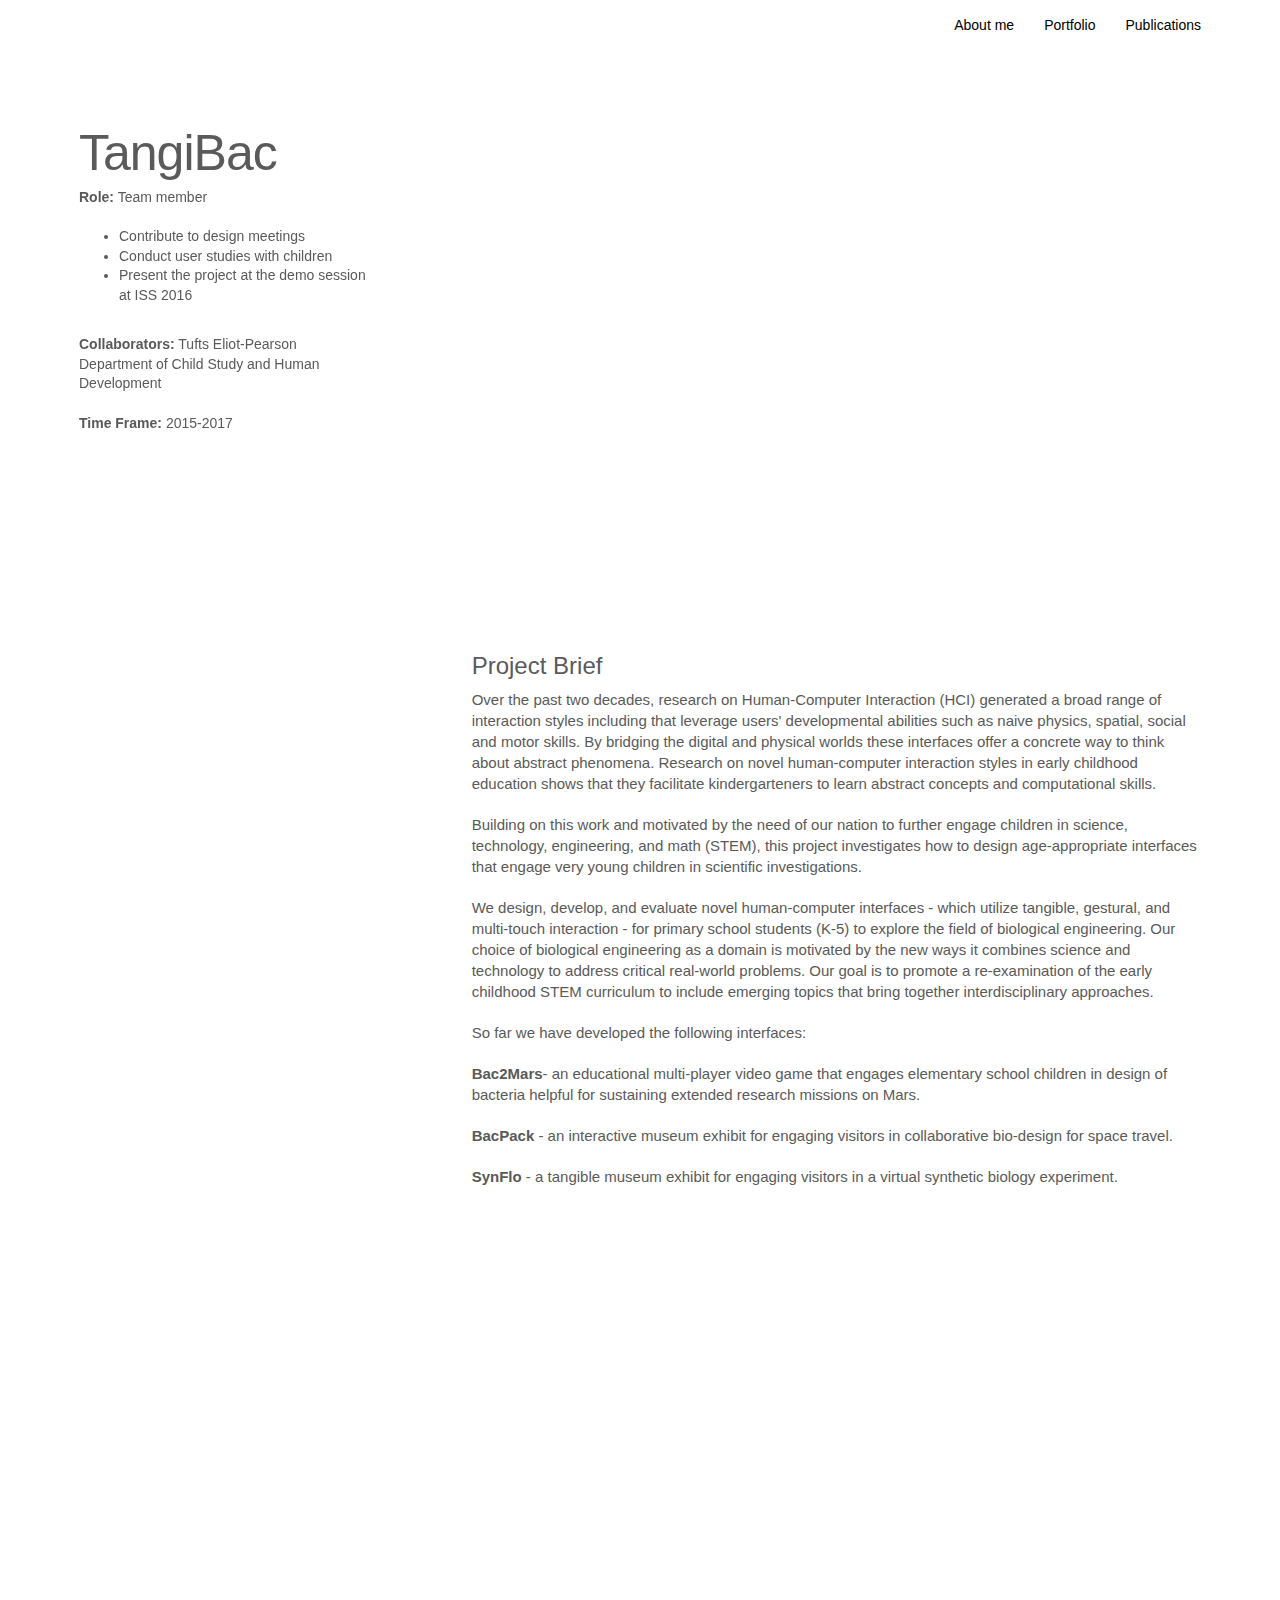
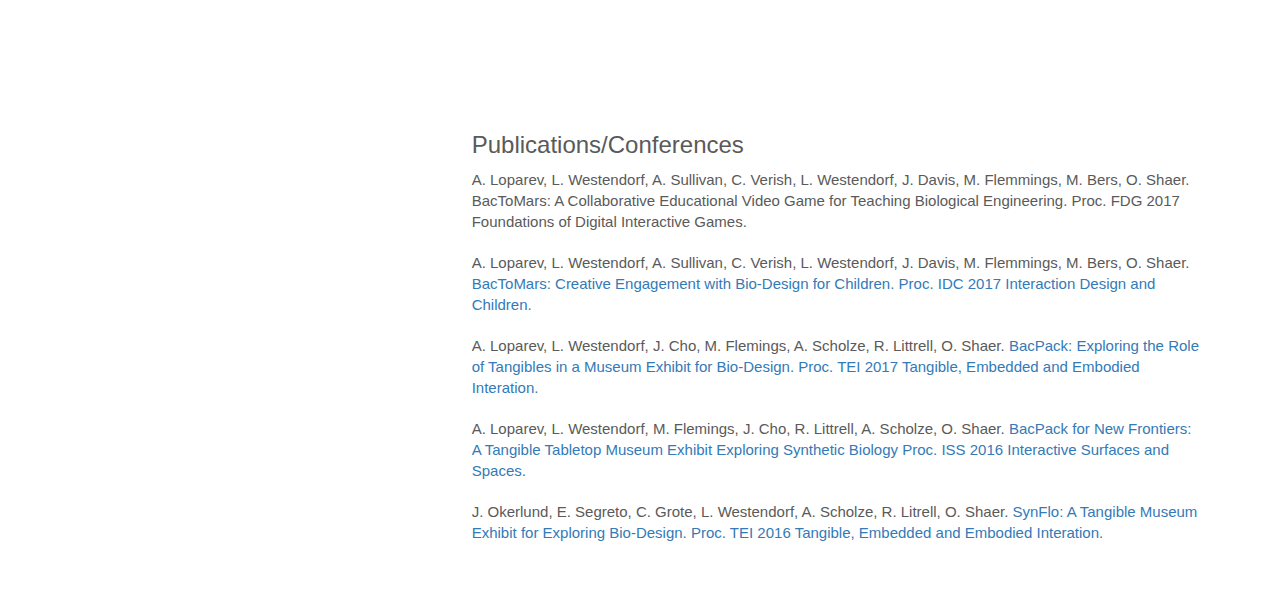
<file: tangibac.html>
<!DOCTYPE html>
<html lang="en">
  <head>
    <link rel="shortcut icon" href="img/icon.png">
    <meta charset="utf-8">
    <meta http-equiv="X-UA-Compatible" content="IE=edge">
    <meta name="viewport" content="width=device-width, initial-scale=1">
    <!-- The above 3 meta tags *must* come first in the head; any other head content must come *after* these tags -->
<!--     <meta name="description" content="">
    <meta name="author" content=""> -->
    <!-- <link rel="icon" href="../../favicon.ico"> -->
    <title>Christina Pollalis</title>

    <!-- Bootstrap core CSS -->
    <link href="css/bootstrap.min.css" rel="stylesheet">

    <!-- IE10 viewport hack for Surface/desktop Windows 8 bug -->
    <link href="css/ie10-viewport-bug-workaround.css" rel="stylesheet">

    <!-- Just for debugging purposes. Don't actually copy these 2 lines! -->
    <!--[if lt IE 9]><script src="../../assets/js/ie8-responsive-file-warning.js"></script><![endif]-->
    <script src="js/ie-emulation-modes-warning.js"></script>

    <!-- HTML5 shim and Respond.js for IE8 support of HTML5 elements and media queries -->
    <!--[if lt IE 9]>
      <script src="https://oss.maxcdn.com/html5shiv/3.7.3/html5shiv.min.js"></script>
      <script src="https://oss.maxcdn.com/respond/1.4.2/respond.min.js"></script>
    <![endif]-->

    <!-- Custom styles for this template -->
    <link href="carousel.css" rel="stylesheet">
  </head>
<!-- NAVBAR
================================================== -->
  <body>
    <div class="navbar-wrapper" style="margin-top: 0px; ">
      
        <nav class="navbar navbar-inverse navbar-static-top" style="background-color: white; border-color: white; width:95%; position: fixed" > <!-- style="background-color:#371919;">  style="background-color:#660000;"-->

            <div class="navbar-header">
              <button type="button" class="navbar-toggle collapsed" data-toggle="collapse" data-target="#navbar" aria-expanded="false" aria-controls="navbar">
                <span class="sr-only">Toggle navigation</span>
                <span class="icon-bar"></span>
                <span class="icon-bar"></span>
                <span class="icon-bar"></span>
              </button>
             <!--  <a class="navbar-brand" href="index.html" style="color: blue">CHRISTINA POLLALIS</a> -->
            </div>
            <div id="navbar" class="navbar-collapse collapse">
              <ul class="nav navbar-nav" style="float:right !important;">
                <li><a href="about_me.html" style="color: black; font-weight: normal;">About me</a></li>
                <li><a href="index.html" style="color: black; font-weight: normal;">Portfolio</a></li>
                <li><a href="publications.html" style="color: black; font-weight: normal;">Publications</a></li>
<!--                 <li><a href="resume.pdf" style="color: black; font-weight: normal;">Resume</a></li>
                
                <li><a href="cv.pdf" style="color: black; font-weight: normal;">CV</a></li> -->
                <!-- <li><a href="contact.html" style="color: white; font-weight: normal;">Contact</a></li> -->
              </ul>
            </div>
        
        </nav>

    </div>  <!-- Closes navbar-wrapper -->


    <div class="big_container container marketing" style="padding-top: 10%;"> 


      <!-- START THE FEATURETTES -->

      <div class="left_container lead" style="font-size: 14px">
      <h2 class="featurette-heading">TangiBac</h2>
        
         <b>Role:</b> Team member<br><br>
         
          <ul>
          <li>Contribute to design meetings</li>
          <li>Conduct user studies with children</li>
          <li>Present the project at the demo session at ISS 2016</li>
        </ul><br>
        <b>Collaborators:</b> Tufts Eliot-Pearson Department of Child Study and Human Development<br><br>
        <b>Time Frame:</b> 2015-2017
        <br><br>

     
      </div>

      <div class="right_container">

        <div align="center">
          <iframe width="100%" height="500" src="https://www.youtube.com/embed/1KjmNjFmdNQ" frameborder="0" allowfullscreen></iframe>
        </div>

        <br>

        <h3 class="featurette-heading-h3">Project Brief</h3>
        <p class="lead">Over the past two decades, research on Human-Computer Interaction (HCI) generated a broad range of interaction styles including that leverage users' developmental abilities such as naive physics, spatial, social and motor skills. By bridging the digital and physical worlds these interfaces offer a concrete way to think about abstract phenomena. Research on novel human-computer interaction styles in early childhood education shows that they facilitate kindergarteners to learn abstract concepts and computational skills.</p>

        <p class="lead">Building on this work and motivated by the need of our nation to further engage children in science, technology, engineering, and math (STEM), this project investigates how to design age-appropriate interfaces that engage very young children in scientific investigations.</p>

        <p class="lead">We design, develop, and evaluate novel human-computer interfaces - which utilize tangible, gestural, and multi-touch interaction - for primary school students (K-5) to explore the field of biological engineering. Our choice of biological engineering as a domain is motivated by the new ways it combines science and technology to address critical real-world problems. Our goal is to promote a re-examination of the early childhood STEM curriculum to include emerging topics that bring together interdisciplinary approaches.</p>

        <p class="lead">So far we have developed the following interfaces:</p>

        <p class="lead"><b>Bac2Mars</b>- an educational multi-player video game that engages elementary school children in design of bacteria helpful for sustaining extended research missions on Mars.</p>

        <p class="lead"><b>BacPack</b> - an interactive museum exhibit for engaging visitors in collaborative bio-design for space travel.</p>

        <p class="lead"><b>SynFlo</b> - a tangible museum exhibit for engaging visitors in a virtual synthetic biology experiment.</p>
        
        
        <div align="center">
          <iframe width="100%" height="500" src="https://www.youtube.com/embed/4qNztHUXQKU" frameborder="0" allowfullscreen></iframe>
        </div>
        <br>
      <!-- /END THE FEATURETTES -->

        <h3 class="featurette-heading-h3">Publications/Conferences</h3>
        <p class="lead">
        A. Loparev, L. Westendorf, A. Sullivan, C. Verish, L. Westendorf, J. Davis, M. Flemmings, M. Bers, O. Shaer. BacToMars: A Collaborative Educational Video Game for Teaching Biological Engineering. Proc. FDG 2017 Foundations of Digital Interactive Games.
        </p>

        <p class="lead">
        A. Loparev, L. Westendorf, A. Sullivan, C. Verish, L. Westendorf, J. Davis, M. Flemmings, M. Bers, O. Shaer. <a href="http://cs.wellesley.edu/~hcilab/publication/bacpack_idc17.pdf">BacToMars: Creative Engagement with Bio-Design for Children. Proc. IDC 2017 Interaction Design and Children.</a>
        </p>

        <p class="lead">
        A. Loparev, L. Westendorf, J. Cho, M. Flemings, A. Scholze, R. Littrell, O. Shaer. <a href="http://cs.wellesley.edu/~hcilab/publication/bacpack_tei17.pdf">BacPack: Exploring the Role of Tangibles in a Museum Exhibit for Bio-Design. Proc. TEI 2017 Tangible, Embedded and Embodied Interation.</a>
        </p>

        <p class="lead">
        A. Loparev, L. Westendorf, M. Flemings, J. Cho, R. Littrell, A. Scholze, O. Shaer. <a href="http://cs.wellesley.edu/~hcilab/publication/bacpack_ISS16.pdf">BacPack for New Frontiers: A Tangible Tabletop Museum Exhibit Exploring Synthetic Biology Proc. ISS 2016 Interactive Surfaces and Spaces.</a>
        </p>

        <p class="lead">
        J. Okerlund, E. Segreto, C. Grote, L. Westendorf, A. Scholze, R. Litrell, O. Shaer. <a href="http://cs.wellesley.edu/~hcilab/publication/synflo_tei16.pdf">SynFlo: A Tangible Museum Exhibit for Exploring Bio-Design. Proc. TEI 2016 Tangible, Embedded and Embodied Interation.</a>
        </p>

       <!--  <br>
        <center>
          <a href="https://scholar.google.com/citations?user=Szxt8nsAAAAJ"> <img src="img/googlescholar.png" width="50"></a>
          <a href="https://www.linkedin.com/in/cpollali/"> <img src="img/linkedin.png" width="50"></a>
          <a href="https://github.com/cpollali"> <img src="img/github.svg" width="50"></a>
        </center> -->

        <div>


    </div><!-- /.container -->


    <!-- Bootstrap core JavaScript
    ================================================== -->
    <!-- Placed at the end of the document so the pages load faster -->
    <script src="https://ajax.googleapis.com/ajax/libs/jquery/1.12.4/jquery.min.js"></script>
    <script>window.jQuery || document.write('<script src="js/vendor/jquery.min.js"><\/script>')</script>
    <script src="js/bootstrap.min.js"></script>
    <!-- Just to make our placeholder images work. Don't actually copy the next line! -->
    <script src="js/vendor/holder.min.js"></script>
    <!-- IE10 viewport hack for Surface/desktop Windows 8 bug -->
    <script src="js/ie10-viewport-bug-workaround.js"></script>
  </body>
</html>
</file>
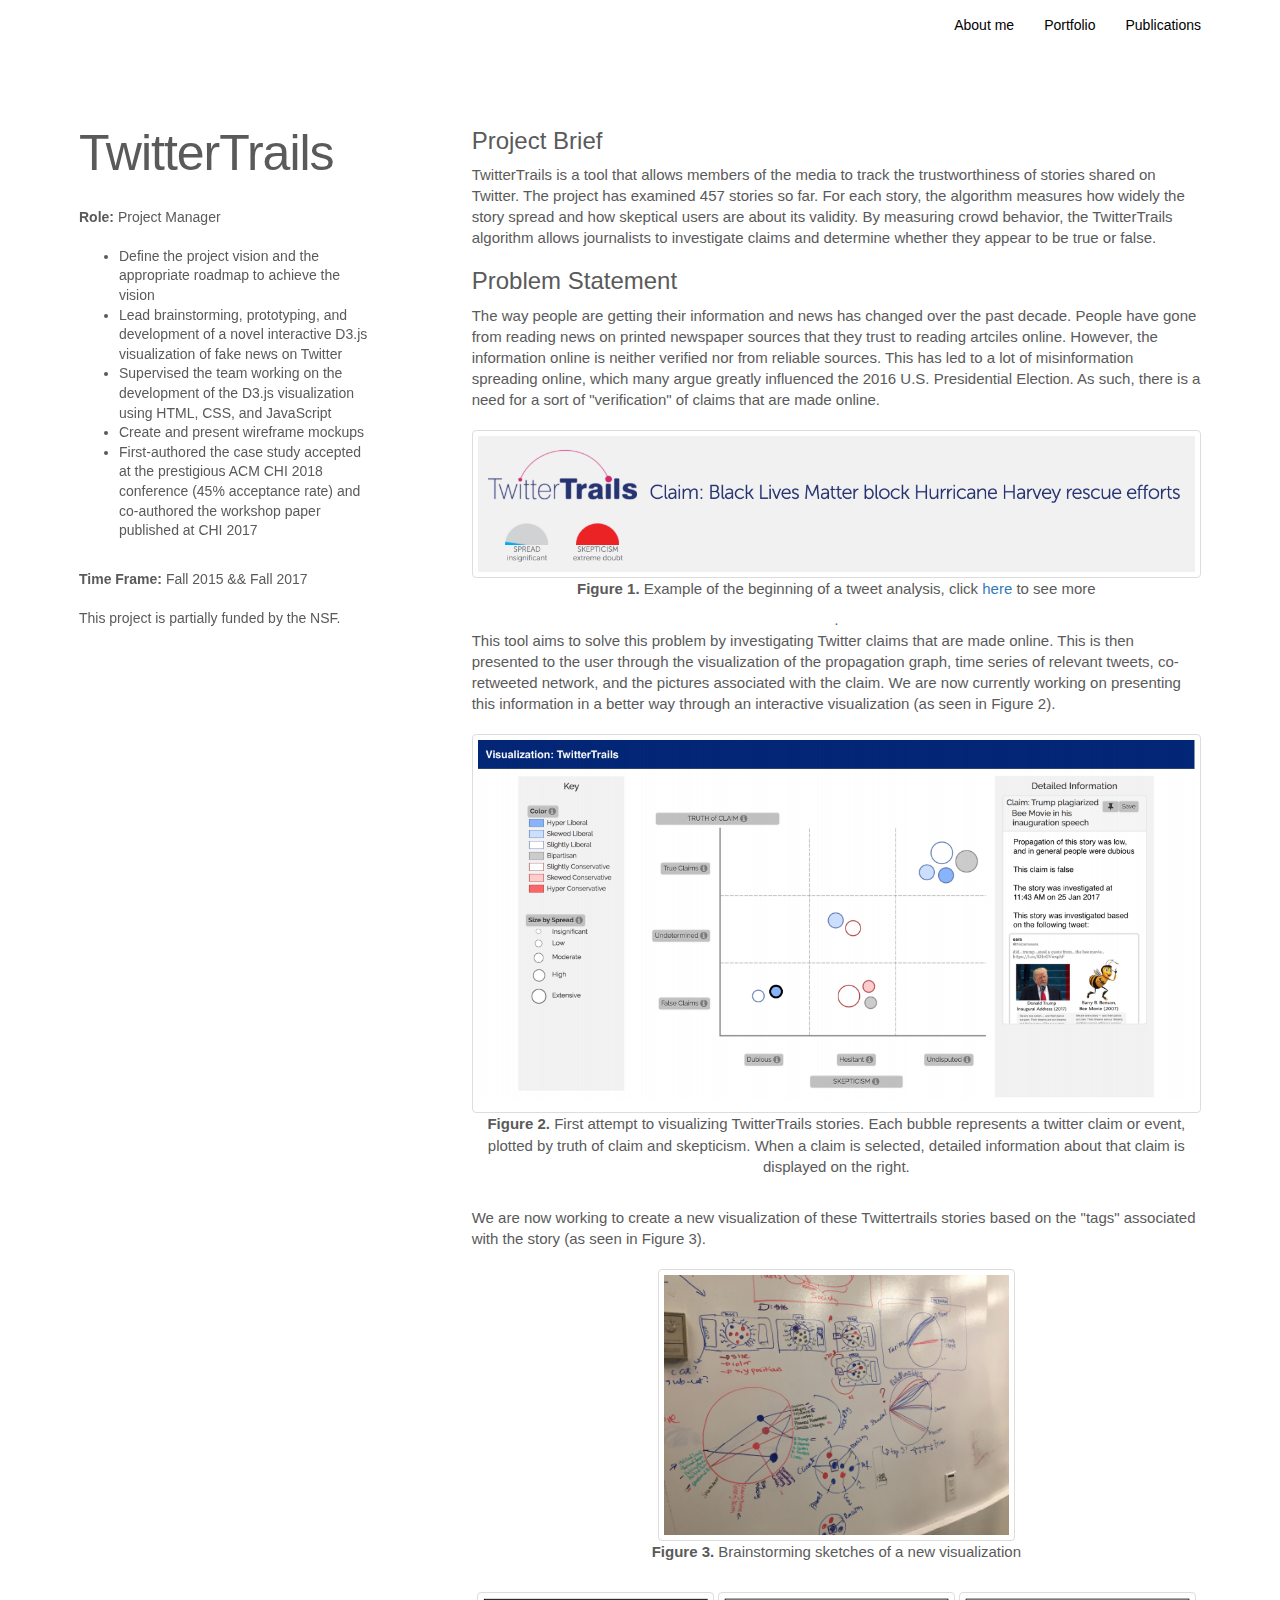
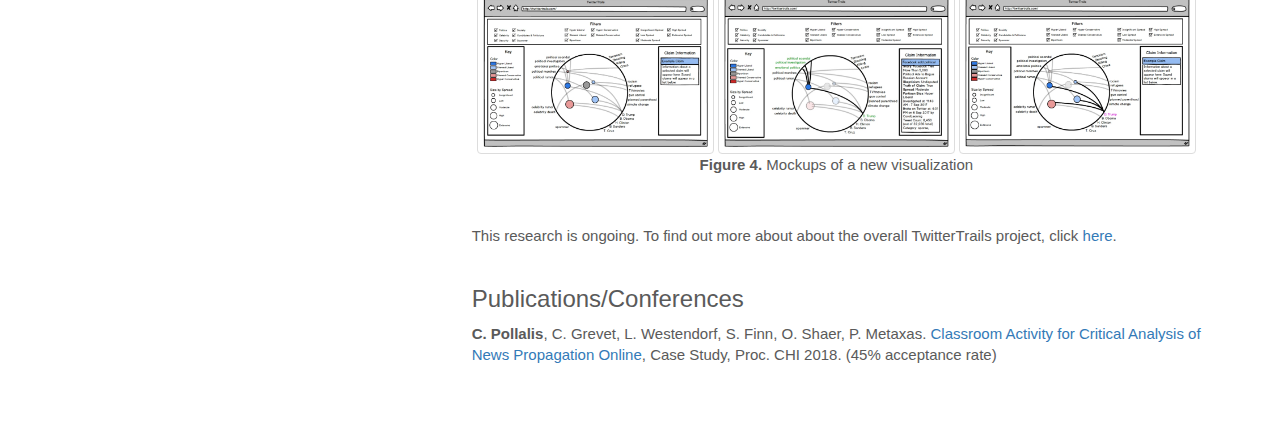
<file: twittertrails.html>
<!DOCTYPE html>
<html lang="en">
  <head>
    <link rel="shortcut icon" href="img/icon.png"> 
    <meta charset="utf-8">
    <meta http-equiv="X-UA-Compatible" content="IE=edge">
    <meta name="viewport" content="width=device-width, initial-scale=1">
    <!-- The above 3 meta tags *must* come first in the head; any other head content must come *after* these tags -->
<!--     <meta name="description" content="">
    <meta name="author" content="">
    <link rel="icon" href="../../favicon.ico"> -->

    <title>Christina Pollalis</title>

    <!-- Bootstrap core CSS -->
    <link href="css/bootstrap.min.css" rel="stylesheet">

    <!-- IE10 viewport hack for Surface/desktop Windows 8 bug -->
    <link href="css/ie10-viewport-bug-workaround.css" rel="stylesheet">

    <!-- Just for debugging purposes. Don't actually copy these 2 lines! -->
    <!--[if lt IE 9]><script src="../../assets/js/ie8-responsive-file-warning.js"></script><![endif]-->
    <script src="js/ie-emulation-modes-warning.js"></script>

    <!-- HTML5 shim and Respond.js for IE8 support of HTML5 elements and media queries -->
    <!--[if lt IE 9]>
      <script src="https://oss.maxcdn.com/html5shiv/3.7.3/html5shiv.min.js"></script>
      <script src="https://oss.maxcdn.com/respond/1.4.2/respond.min.js"></script>
    <![endif]-->

    <!-- Custom styles for this template -->
    <link href="carousel.css" rel="stylesheet">
  </head>
<!-- NAVBAR
================================================== -->
  <body>
    <div class="navbar-wrapper" style="margin-top: 0px; ">
      
        <nav class="navbar navbar-inverse navbar-static-top" style="background-color: white; border-color: white; width:95%; position: fixed" > <!-- style="background-color:#371919;">  style="background-color:#660000;"-->
         
            <div class="navbar-header">
              <button type="button" class="navbar-toggle collapsed" data-toggle="collapse" data-target="#navbar" aria-expanded="false" aria-controls="navbar">
                <span class="sr-only">Toggle navigation</span>
                <span class="icon-bar"></span>
                <span class="icon-bar"></span>
                <span class="icon-bar"></span>
              </button>
             <!--  <a class="navbar-brand" href="index.html" style="color: blue">CHRISTINA POLLALIS</a> -->
            </div>
            <div id="navbar" class="navbar-collapse collapse">
              <ul class="nav navbar-nav" style="float:right !important;">
                <li><a href="about_me.html" style="color: black; font-weight: normal;">About me</a></li>
                <li><a href="index.html" style="color: black; font-weight: normal;">Portfolio</a></li>
                <li><a href="publications.html" style="color: black; font-weight: normal;">Publications</a></li>
<!--                 <li><a href="resume.pdf" style="color: black; font-weight: normal;">Resume</a></li>
                
                <li><a href="cv.pdf" style="color: black; font-weight: normal;">CV</a></li> -->
                <!-- <li><a href="contact.html" style="color: white; font-weight: normal;">Contact</a></li> -->
              </ul>
            </div>
      
        </nav>
    
    </div>  <!-- Closes navbar-wrapper -->

     <div class="big_container container marketing" style="padding-top: 10%;"> 

      <!-- START THE FEATURETTES -->

      <div class="left_container lead" style="font-size: 14px">
      <h2 class="featurette-heading">TwitterTrails</h2>
         <br>
         <b>Role:</b> Project Manager<br><br>
         
          <ul>
          <li>Define the project vision and the appropriate roadmap to achieve the vision
          <li>Lead brainstorming, prototyping, and development of a novel interactive D3.js visualization of fake news on Twitter
          <li>Supervised the team working on the development of the D3.js visualization using HTML, CSS, and JavaScript
          <li>Create and present wireframe mockups
          <li>First-authored the case study accepted at the prestigious ACM CHI 2018 conference (45% acceptance rate) and co-authored the workshop paper published at CHI 2017
          </ul>
          <br>
          <b>Time Frame:</b> Fall 2015 && Fall 2017
          <br><br>
          This project is partially funded by the NSF.
     
      </div>


      <div class="right_container">
        
      <h3 class="featurette-heading-h3">Project Brief</h3>
      <p class="lead">TwitterTrails is a tool that allows members of the media to track the trustworthiness of stories shared on Twitter. The project has examined 457 stories so far. For each story, the algorithm measures how widely the story spread and how skeptical users are about its validity. By measuring crowd behavior, the TwitterTrails algorithm allows journalists to investigate claims and determine whether they appear to be true or false.</p>

      <h3 class="featurette-heading-h3">Problem Statement</h3>
      <p class="lead">The way people are getting their information and news has changed over the past decade. People have gone from reading news on printed newspaper sources that they trust to reading artciles online. However, the information online is neither verified nor from reliable sources. This has led to a lot of misinformation spreading online, which many argue greatly influenced the 2016 U.S. Presidential Election. As such, there is a need for a sort of "verification" of claims that are made online.</p>

      <center>
        <img class="one_image featurette-image img-responsive center-block" src="img/twitter_full.png" alt="Example of a TwitterTrail analysis">
        <p><b>Figure 1.</b> Example of the beginning of a tweet analysis, click <a href="http://twittertrails.wellesley.edu/~trails/stories/investigate.php?id=3901440966">here</a> to see more</p>.
      </center>

      <p class="lead">This tool aims to solve this problem by investigating Twitter claims that are made online. This is then presented to the user through the visualization of the propagation graph, time series of relevant tweets, co-retweeted network, and the pictures associated with the claim. We are now currently working on presenting this information in a better way through an interactive visualization (as seen in Figure 2).</p>


      <center>
        <img class="one_image featurette-image img-responsive center-block" src="img/twittertrails_2.png" alt="visualization of twittertrails as bubbles">
        <p><b>Figure 2.</b> First attempt to visualizing TwitterTrails stories. Each bubble represents a twitter claim or event, plotted by truth of claim and skepticism. When a claim is selected, detailed information about that claim is displayed on the right.</p>
      </center>

      <br>
      <p class="lead">We are now working to create a new visualization of these Twittertrails stories based on the "tags" associated with the story (as seen in Figure 3).
      </p>


      <center>
        <img class="two_images" src="img/twittertrailsSketch1.jpg" alt="Example of a TwitterTrail analysis">
        <p><b>Figure 3.</b> Brainstorming sketches of a new visualization</p>
      </center>
      <br>

      <center>
        <img class="three_images" src="img/twittertrails_3.png" alt="Example of a TwitterTrail analysis">
        <img class="three_images" src="img/twittertrails_4.png" alt="Example of a TwitterTrail analysis">
        <img class="three_images" src="img/twittertrails_5.png" alt="Example of a TwitterTrail analysis">
        <p><b>Figure 4.</b> Mockups of a new visualization</p>
      </center>
      
      <br>
      <br>



      <p class="lead">This research is ongoing. To find out more about about the overall TwitterTrails project, click <a href="http://twittertrails.com/">here</a>.</p>
      <br>
      <h3 class="featurette-heading-h3">Publications/Conferences</h3>
        <p class="lead">
        <b>C. Pollalis</b>, C. Grevet, L. Westendorf, S. Finn, O. Shaer, P. Metaxas. <a href="publications/twittertrails-chi18.pdf">Classroom Activity for Critical Analysis of News Propagation Online</a>, Case Study, Proc. CHI 2018. (45% acceptance rate)

        </p>
       <!--  <br>
      <center>
        <a href="https://scholar.google.com/citations?user=Szxt8nsAAAAJ"> <img src="img/googlescholar.png" width="50"></a>
        <a href="https://www.linkedin.com/in/cpollali/"> <img src="img/linkedin.png" width="50"></a>
        <a href="https://github.com/cpollali"> <img src="img/github.svg" width="50"></a>
      </center> -->

      </div>


      <!-- /END THE FEATURETTES -->




     

    </div><!-- /.container -->


    <!-- Bootstrap core JavaScript
    ================================================== -->
    <!-- Placed at the end of the document so the pages load faster -->
    <script src="https://ajax.googleapis.com/ajax/libs/jquery/1.12.4/jquery.min.js"></script>
    <script>window.jQuery || document.write('<script src="js/vendor/jquery.min.js"><\/script>')</script>
    <script src="js/bootstrap.min.js"></script>
    <!-- Just to make our placeholder images work. Don't actually copy the next line! -->
    <script src="js/vendor/holder.min.js"></script>
    <!-- IE10 viewport hack for Surface/desktop Windows 8 bug -->
    <script src="js/ie10-viewport-bug-workaround.js"></script>
  </body>
</html>
</file>
<file: carousel.css>
/*ADDED BY CHRISTINA*/
.container {
  width: 90% !important;
}
.big_container {
  padding-top: 15vh;
}

.left_container {
  float: left; 
  width: 25%;  
  height: 85vh;
  padding-right: 2%; 
  position:fixed; 
 /* border-right:solid 1px black;*/
  overflow-y: scroll;
}

.right_container {
  margin-left: 35%;
}

.featurette-heading {
  margin-top:0px;
}

.featurette-heading-h3 {
  margin-top:0px;
}

.two_images {
  width: 49%; 
  border: 1px solid #ddd; 
  border-radius: 4px; 
  padding: 5px;
}

.one_image {
  width: 100%; 
  border: 1px solid #ddd; 
  border-radius: 4px; 
  padding: 5px;
}

.three_images {
  width: 32.5%; 
  border: 1px solid #ddd; 
  border-radius: 4px; 
  padding: 5px;
}


/* GLOBAL STYLES
-------------------------------------------------- */
/* Padding below the footer and lighter body text */

body {
  padding-bottom: 40px;
  color: #5a5a5a;
}

p {
  font-size: 15px !important;
}


/* CUSTOMIZE THE NAVBAR
-------------------------------------------------- */

/* Special class on .container surrounding .navbar, used for positioning it into place. */
.navbar-wrapper {
  position: absolute;
  top: 0;
  right: 0;
  left: 0;
  z-index: 20;
}

/* Flip around the padding for proper display in narrow viewports */
.navbar-wrapper > .container {
  padding-right: 0;
  padding-left: 0;
}
.navbar-wrapper .navbar {
  padding-right: 15px;
  padding-left: 15px;
}
.navbar-wrapper .navbar .container {
  width: auto;
}


/* CUSTOMIZE THE CAROUSEL
-------------------------------------------------- */

/* Carousel base class */
.carousel {
  height: 500px;
  margin-bottom: 60px;
}
/* Since positioning the image, we need to help out the caption */
.carousel-caption {
  z-index: 10;
}

/* Declare heights because of positioning of img element */
.carousel .item {
  height: 500px;
  background-color: #777;
}
.carousel-inner > .item > img {
  position: absolute;
  top: 0;
  left: 0;
  min-width: 100%;
  height: 500px;
}


/* MARKETING CONTENT
-------------------------------------------------- */

/* Center align the text within the three columns below the carousel */
.marketing .col-lg-4 {
  margin-bottom: 20px;
  text-align: center;
}
.marketing h2 {
  font-weight: normal;
}
.marketing .col-lg-4 p {
  margin-right: 10px;
  margin-left: 10px;
}


/* Featurettes
------------------------- */

.featurette-divider {
  margin: 80px 0; /* Space out the Bootstrap <hr> more */
}

/* Thin out the marketing headings */
.featurette-heading {
  font-weight: 300;
  line-height: 1;
  letter-spacing: -1px;
}


/* RESPONSIVE CSS
-------------------------------------------------- */

@media (min-width: 768px) {
  /* Navbar positioning foo */
  .navbar-wrapper {
    margin-top: 20px;
  }
  .navbar-wrapper .container {
    padding-right: 15px;
    padding-left: 15px;
  }
  .navbar-wrapper .navbar {
    padding-right: 0;
    padding-left: 0;
  }

  /* The navbar becomes detached from the top, so we round the corners */
  .navbar-wrapper .navbar {
    border-radius: 4px;
  }

  /* Bump up size of carousel content */
  .carousel-caption p {
    margin-bottom: 20px;
    font-size: 21px;
    line-height: 1.4;
  }

  .featurette-heading {
    font-size: 50px;
  }
}

@media (min-width: 992px) {
  .featurette-heading {
    /*margin-top: 120px;*/
  }
}
</file>
<file: css/ie10-viewport-bug-workaround.css>
/*!
 * IE10 viewport hack for Surface/desktop Windows 8 bug
 * Copyright 2014-2015 Twitter, Inc.
 * Licensed under MIT (https://github.com/twbs/bootstrap/blob/master/LICENSE)
 */

/*
 * See the Getting Started docs for more information:
 * http://getbootstrap.com/getting-started/#support-ie10-width
 */
@-ms-viewport     { width: device-width; }
@-o-viewport      { width: device-width; }
@viewport         { width: device-width; }
</file>
